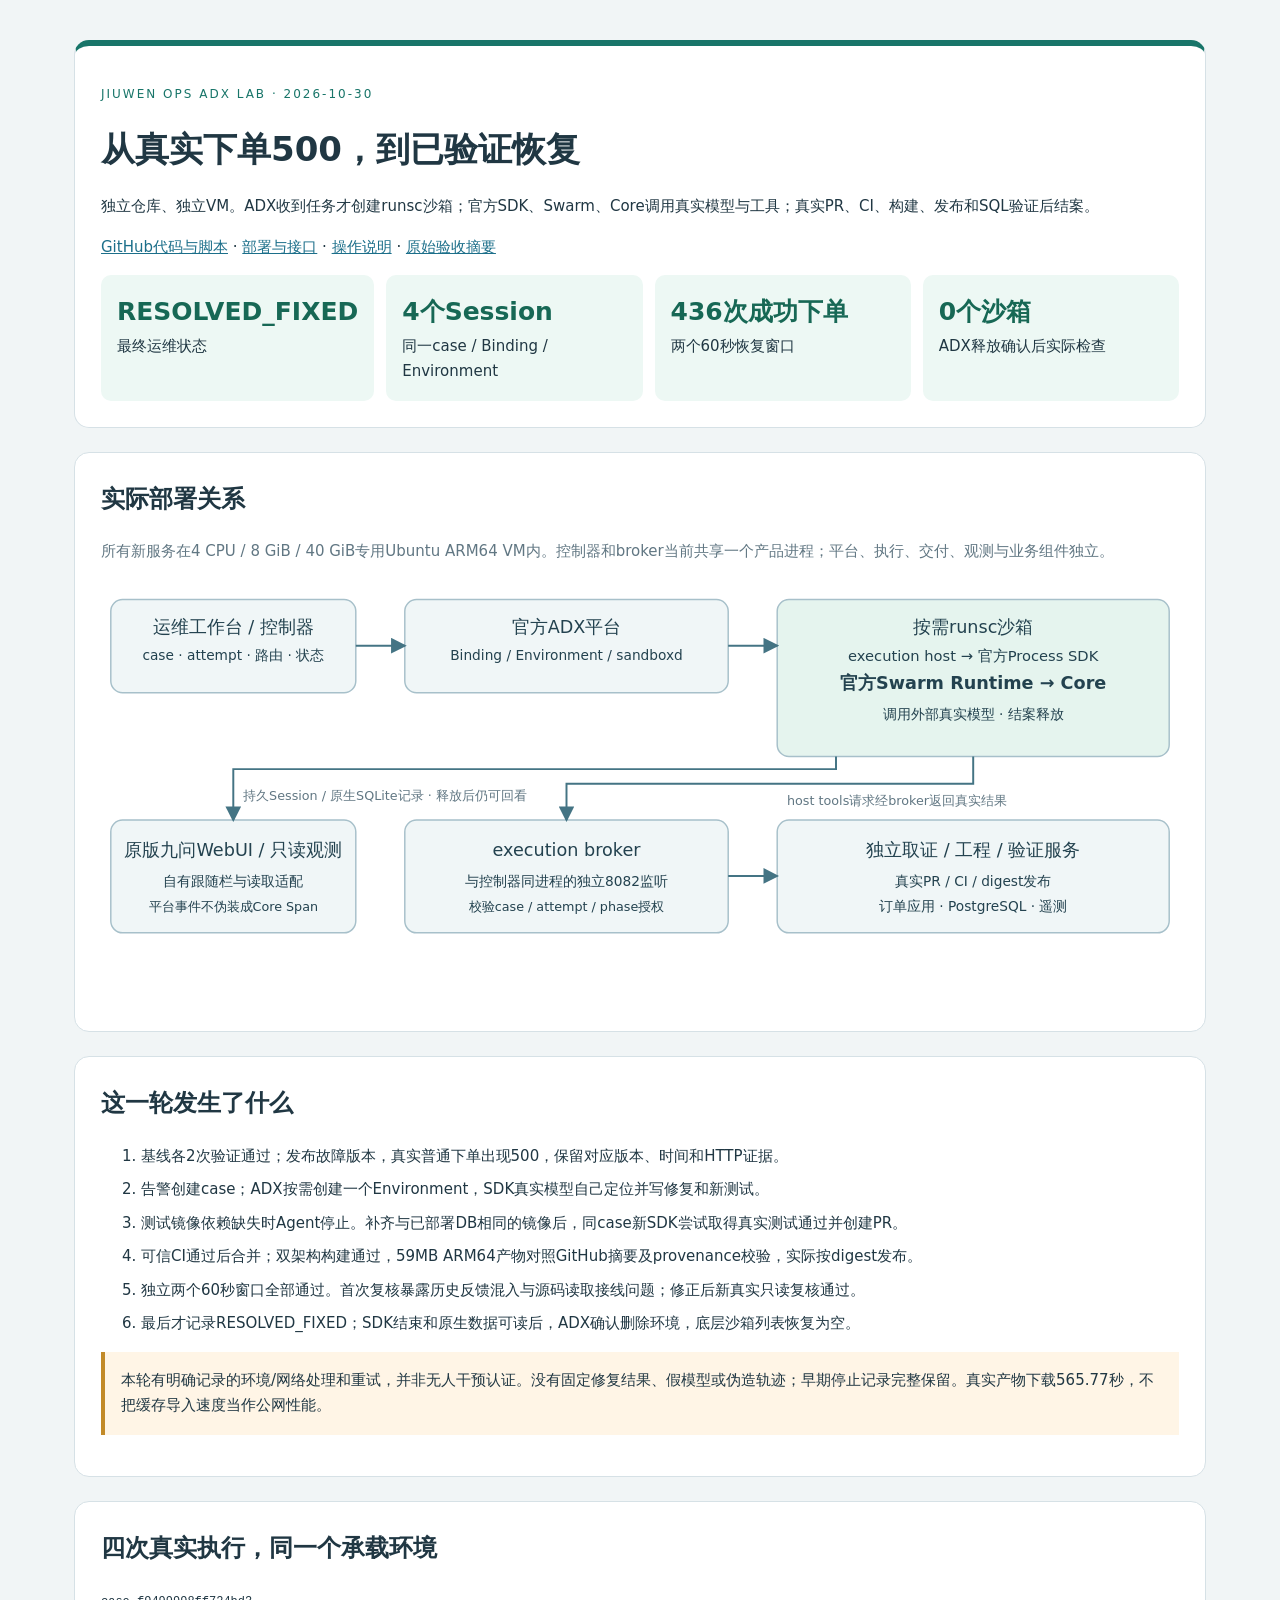
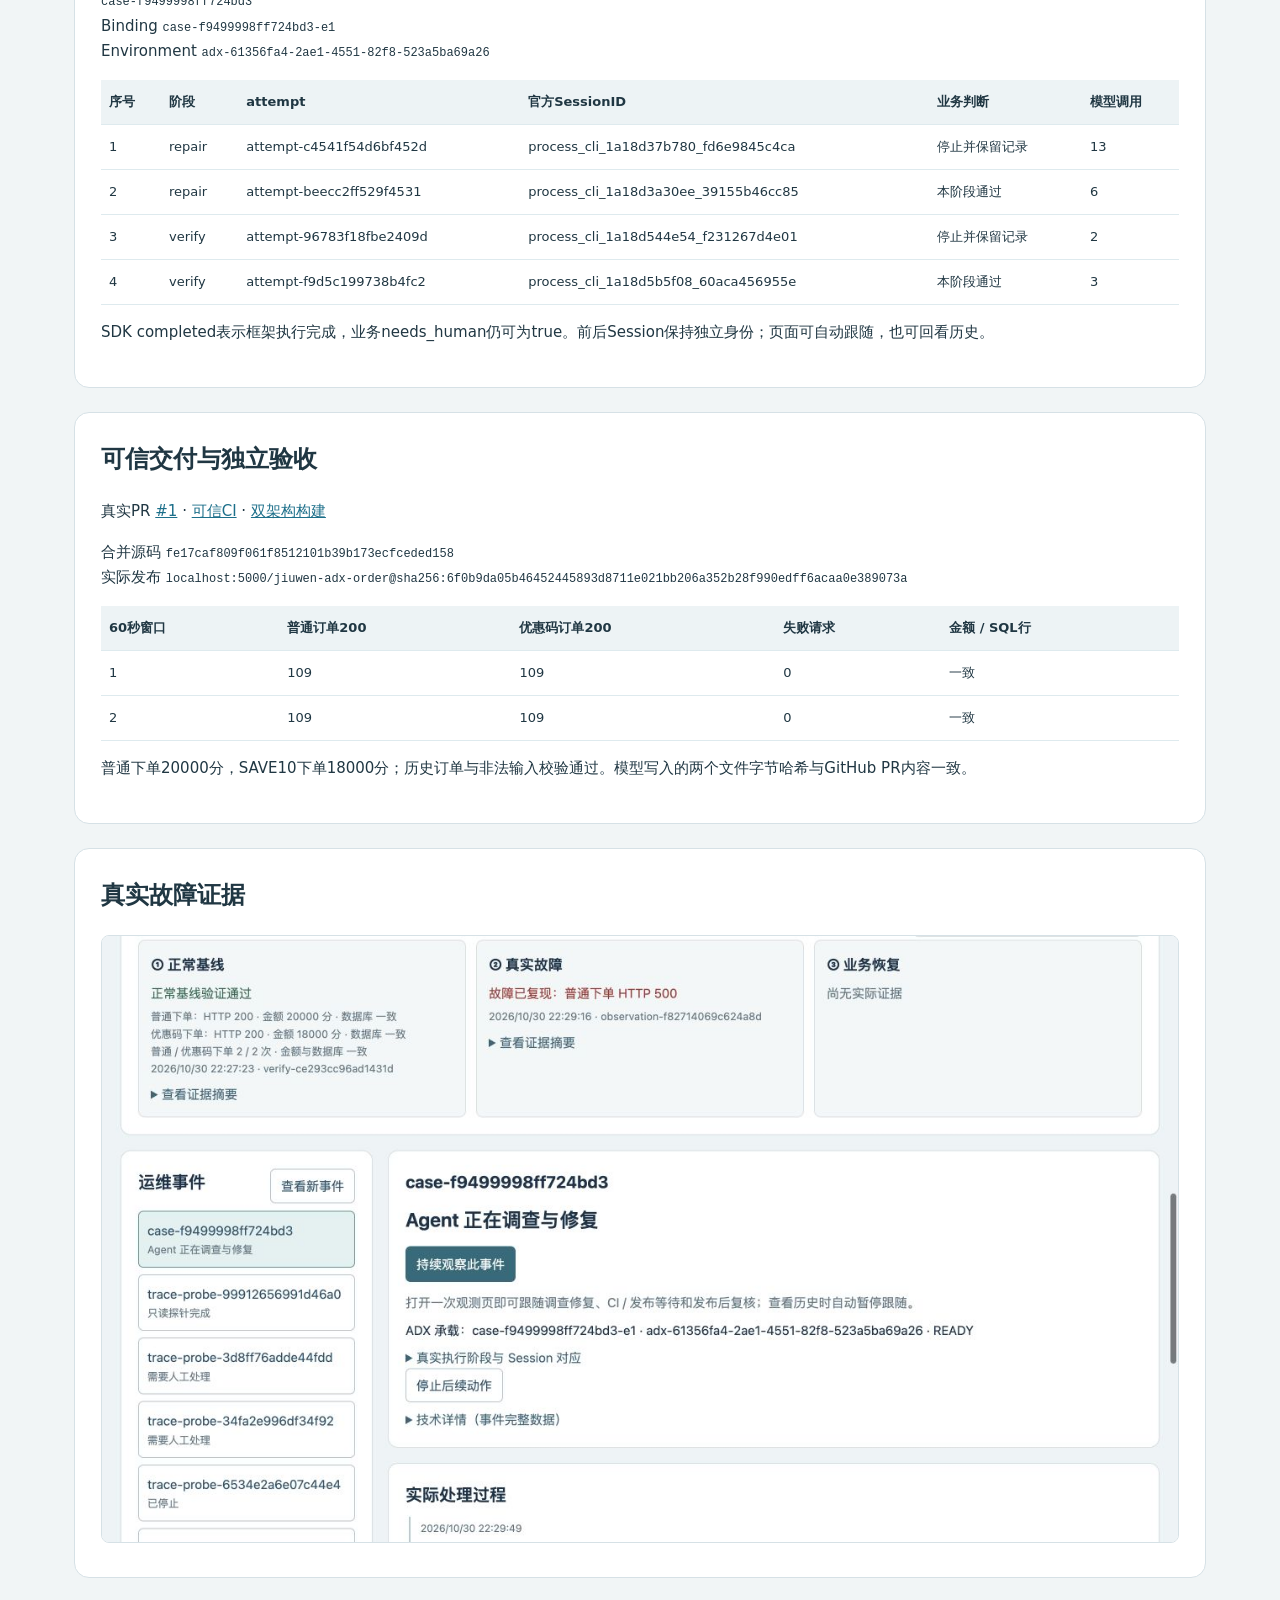
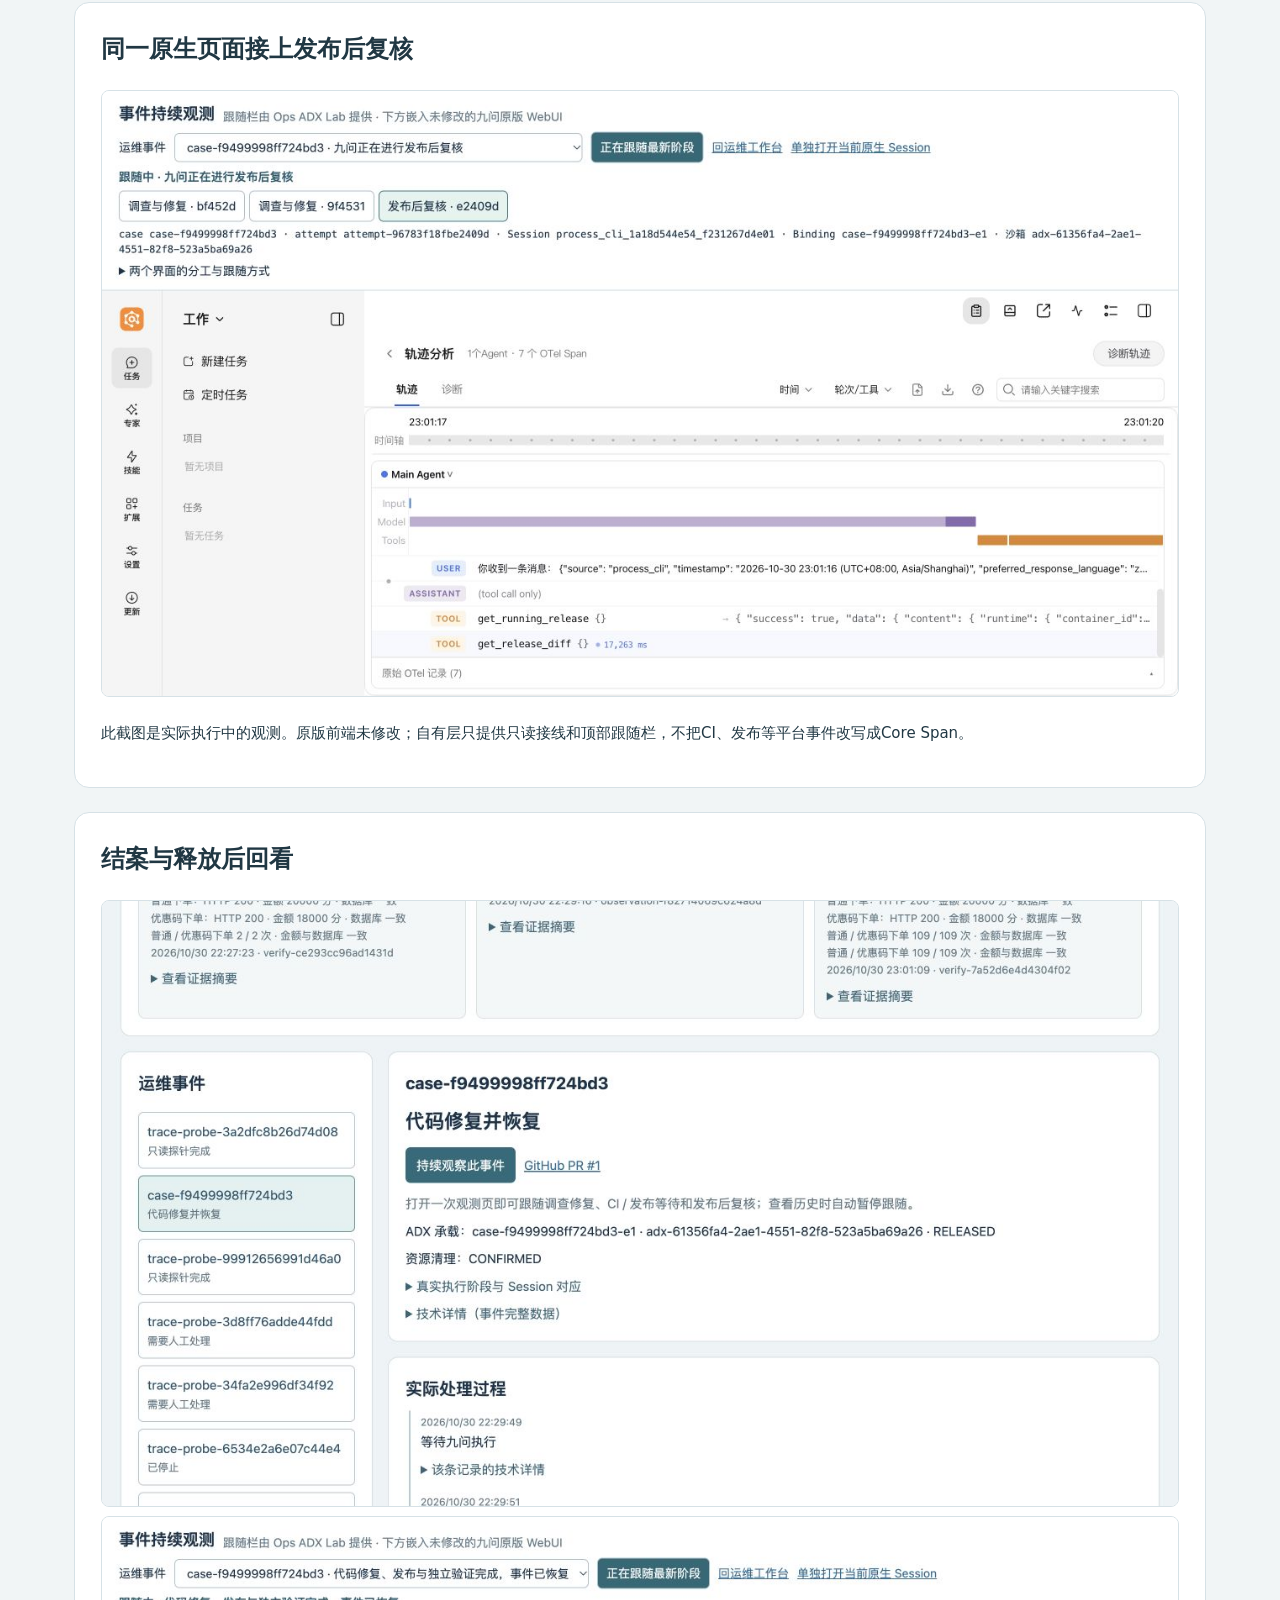
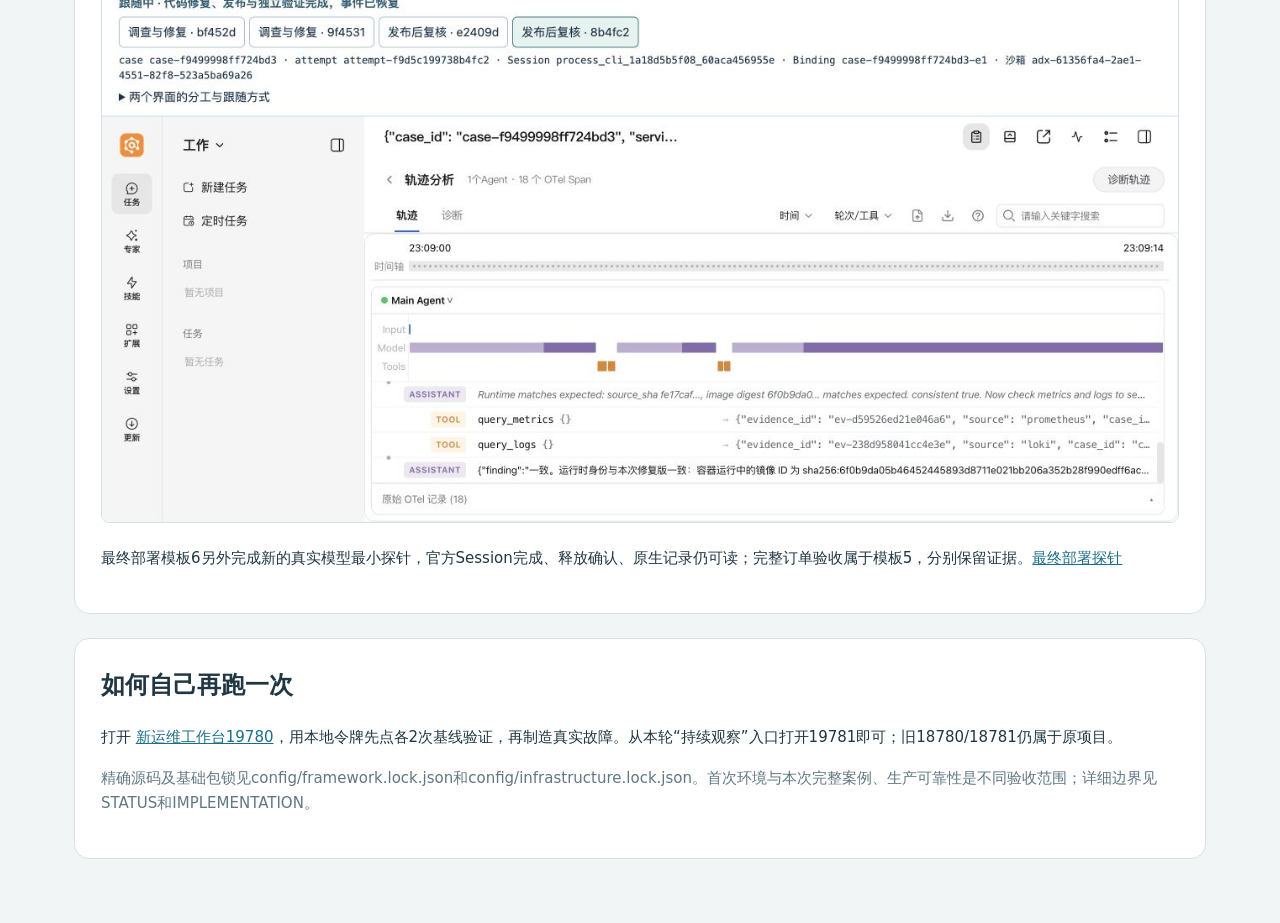
<file: docs/acceptance.html>
<!doctype html><html lang="zh-CN"><meta charset="utf-8"><meta name="viewport" content="width=device-width,initial-scale=1"><title>ADX按需运维Agent · 真实验收报告</title>
<style>*{box-sizing:border-box}body{margin:0;background:#f1f5f6;color:#203743;font:15px/1.7 system-ui,-apple-system,"PingFang SC",sans-serif}main{max-width:1180px;margin:auto;padding:40px 24px}h1{font-size:34px;line-height:1.3}h2{font-size:24px;margin-top:0}section,header{margin-bottom:24px;background:white;border:1px solid #d6e1e6;border-radius:15px;padding:26px}header{border-top:6px solid #187569}.eyebrow{font-size:12px;letter-spacing:2px;color:#187569}.muted{color:#617783}.metrics{display:grid;grid-template-columns:repeat(4,1fr);gap:12px}.metrics div{background:#edf8f4;padding:16px;border-radius:10px}.metrics strong{display:block;font-size:25px;color:#176855}table{border-collapse:collapse;width:100%;font-size:13px}th,td{text-align:left;padding:11px 8px;border-bottom:1px solid #deeaee;vertical-align:top;overflow-wrap:anywhere}th{background:#edf3f5}.scroll{overflow-x:auto}code{font:12px ui-monospace,monospace;overflow-wrap:anywhere}a{color:#1c6f8a}img{max-width:100%;border:1px solid #d6e1e6;border-radius:8px}.note{padding:16px;background:#fff5e6;border-left:4px solid #c28a28}svg{max-width:100%;height:auto}li{margin-bottom:8px}@media(max-width:750px){.metrics{grid-template-columns:repeat(2,1fr)}main{padding:16px}h1{font-size:27px}section,header{padding:18px}}</style><main>
<header><p class="eyebrow">JIUWEN OPS ADX LAB · 2026-10-30</p><h1>从真实下单500，到已验证恢复</h1><p>独立仓库、独立VM。ADX收到任务才创建runsc沙箱；官方SDK、Swarm、Core调用真实模型与工具；真实PR、CI、构建、发布和SQL验证后结案。</p><p><a href="https://github.com/lelezi257/jiuwen-ops-adx-lab">GitHub代码与脚本</a> · <a href="IMPLEMENTATION.md">部署与接口</a> · <a href="RUNBOOK.md">操作说明</a> · <a href="evidence/order-acceptance.json">原始验收摘要</a></p><div class="metrics"><div><strong>RESOLVED_FIXED</strong>最终运维状态</div><div><strong>4个Session</strong>同一case / Binding / Environment</div><div><strong>436次成功下单</strong>两个60秒恢复窗口</div><div><strong>0个沙箱</strong>ADX释放确认后实际检查</div></div></header>
<section><h2>实际部署关系</h2><p class="muted">所有新服务在4 CPU / 8 GiB / 40 GiB专用Ubuntu ARM64 VM内。控制器和broker当前共享一个产品进程；平台、执行、交付、观测与业务组件独立。</p>
<svg viewBox="0 0 1100 425" role="img" aria-label="实际部署架构：控制器调用ADX，ADX按需创建包含SDK Swarm Core的沙箱；工具经broker访问取证和交付；原生观测只读持久记录"><defs><marker id="arrow" markerWidth="8" markerHeight="8" refX="7" refY="4" orient="auto"><path d="M0,0 L8,4 L0,8" fill="#447484"/></marker></defs><g fill="#f0f6f7" stroke="#a7c0ca" stroke-width="1.5"><rect x="10" y="20" width="250" height="95" rx="12"/><rect x="310" y="20" width="330" height="95" rx="12"/><rect x="690" y="20" width="400" height="160" rx="12" fill="#e5f4ee"/><rect x="10" y="245" width="250" height="115" rx="12"/><rect x="310" y="245" width="330" height="115" rx="12"/><rect x="690" y="245" width="400" height="115" rx="12"/></g><g font-family="system-ui,sans-serif" fill="#23424f" text-anchor="middle"><text x="135" y="54" font-size="18">运维工作台 / 控制器</text><text x="135" y="82" font-size="14">case · attempt · 路由 · 状态</text><text x="475" y="54" font-size="18">官方ADX平台</text><text x="475" y="82" font-size="14">Binding / Environment / sandboxd</text><text x="890" y="54" font-size="18">按需runsc沙箱</text><text x="890" y="83" font-size="15">execution host → 官方Process SDK</text><text x="890" y="111" font-size="18" font-weight="700">官方Swarm Runtime → Core</text><text x="890" y="142" font-size="14">调用外部真实模型 · 结案释放</text><text x="135" y="282" font-size="18">原版九问WebUI / 只读观测</text><text x="135" y="312" font-size="14">自有跟随栏与读取适配</text><text x="135" y="338" font-size="13">平台事件不伪装成Core Span</text><text x="475" y="282" font-size="18">execution broker</text><text x="475" y="312" font-size="14">与控制器同进程的独立8082监听</text><text x="475" y="338" font-size="13">校验case / attempt / phase授权</text><text x="890" y="282" font-size="18">独立取证 / 工程 / 验证服务</text><text x="890" y="312" font-size="14">真实PR / CI / digest发布</text><text x="890" y="338" font-size="14">订单应用 · PostgreSQL · 遥测</text></g><g fill="none" stroke="#447484" stroke-width="2" marker-end="url(#arrow)"><path d="M260 67H310"/><path d="M640 67H690"/><path d="M890 180V208H475V245"/><path d="M640 302H690"/><path d="M750 180V193H135V245"/></g><text x="145" y="224" fill="#617783" font-size="13">持久Session / 原生SQLite记录 · 释放后仍可回看</text><text x="700" y="230" fill="#617783" font-size="13">host tools请求经broker返回真实结果</text></svg></section>
<section><h2>这一轮发生了什么</h2><ol><li>基线各2次验证通过；发布故障版本，真实普通下单出现500，保留对应版本、时间和HTTP证据。</li><li>告警创建case；ADX按需创建一个Environment，SDK真实模型自己定位并写修复和新测试。</li><li>测试镜像依赖缺失时Agent停止。补齐与已部署DB相同的镜像后，同case新SDK尝试取得真实测试通过并创建PR。</li><li>可信CI通过后合并；双架构构建通过，59MB ARM64产物对照GitHub摘要及provenance校验，实际按digest发布。</li><li>独立两个60秒窗口全部通过。首次复核暴露历史反馈混入与源码读取接线问题；修正后新真实只读复核通过。</li><li>最后才记录RESOLVED_FIXED；SDK结束和原生数据可读后，ADX确认删除环境，底层沙箱列表恢复为空。</li></ol><p class="note">本轮有明确记录的环境/网络处理和重试，并非无人干预认证。没有固定修复结果、假模型或伪造轨迹；早期停止记录完整保留。真实产物下载565.77秒，不把缓存导入速度当作公网性能。</p></section>
<section><h2>四次真实执行，同一个承载环境</h2><p><code>case-f9499998ff724bd3</code><br>Binding <code>case-f9499998ff724bd3-e1</code><br>Environment <code>adx-61356fa4-2ae1-4551-82f8-523a5ba69a26</code></p><div class="scroll"><table><thead><tr><th>序号</th><th>阶段</th><th>attempt</th><th>官方SessionID</th><th>业务判断</th><th>模型调用</th></tr></thead><tbody><tr><td>1</td><td>repair</td><td>attempt-c4541f54d6bf452d</td><td>process_cli_1a18d37b780_fd6e9845c4ca</td><td>停止并保留记录</td><td>13</td></tr><tr><td>2</td><td>repair</td><td>attempt-beecc2ff529f4531</td><td>process_cli_1a18d3a30ee_39155b46cc85</td><td>本阶段通过</td><td>6</td></tr><tr><td>3</td><td>verify</td><td>attempt-96783f18fbe2409d</td><td>process_cli_1a18d544e54_f231267d4e01</td><td>停止并保留记录</td><td>2</td></tr><tr><td>4</td><td>verify</td><td>attempt-f9d5c199738b4fc2</td><td>process_cli_1a18d5b5f08_60aca456955e</td><td>本阶段通过</td><td>3</td></tr></tbody></table></div><p>SDK completed表示框架执行完成，业务needs_human仍可为true。前后Session保持独立身份；页面可自动跟随，也可回看历史。</p></section>
<section><h2>可信交付与独立验收</h2><p>真实PR <a href="https://github.com/lelezi257/jiuwen-ops-adx-lab/pull/1">#1</a> · <a href="https://github.com/lelezi257/jiuwen-ops-adx-lab/actions/runs/41072564084">可信CI</a> · <a href="https://github.com/lelezi257/jiuwen-ops-adx-lab/actions/runs/41073187806">双架构构建</a></p><p>合并源码 <code>fe17caf809f061f8512101b39b173ecfceded158</code><br>实际发布 <code>localhost:5000/jiuwen-adx-order@sha256:6f0b9da05b46452445893d8711e021bb206a352b28f990edff6acaa0e389073a</code></p><div class="scroll"><table><thead><tr><th>60秒窗口</th><th>普通订单200</th><th>优惠码订单200</th><th>失败请求</th><th>金额 / SQL行</th></tr></thead><tbody><tr><td>1</td><td>109</td><td>109</td><td>0</td><td>一致</td></tr><tr><td>2</td><td>109</td><td>109</td><td>0</td><td>一致</td></tr></tbody></table></div><p>普通下单20000分，SAVE10下单18000分；历史订单与非法输入校验通过。模型写入的两个文件字节哈希与GitHub PR内容一致。</p></section>
<section><h2>真实故障证据</h2><img src="evidence/order-real-fault.jpg" alt="实际500和故障复现状态截图"></section>
<section><h2>同一原生页面接上发布后复核</h2><img src="evidence/order-native-verify-live.jpg" alt="真实原版WebUI与SDK Session身份"><p>此截图是实际执行中的观测。原版前端未修改；自有层只提供只读接线和顶部跟随栏，不把CI、发布等平台事件改写成Core Span。</p></section>
<section><h2>结案与释放后回看</h2><img src="evidence/order-resolved-released.jpg" alt="真实订单RESOLVED_FIXED和资源释放CONFIRMED"><img src="evidence/order-native-after-release.jpg" alt="沙箱释放后四个真实Session仍可回看"><p>最终部署模板6另外完成新的真实模型最小探针，官方Session完成、释放确认、原生记录仍可读；完整订单验收属于模板5，分别保留证据。<a href="evidence/final-deployment-minimal.json">最终部署探针</a></p></section>
<section><h2>如何自己再跑一次</h2><p>打开 <a href="http://127.0.0.1:19780/">新运维工作台19780</a>，用本地令牌先点各2次基线验证，再制造真实故障。从本轮“持续观察”入口打开19781即可；旧18780/18781仍属于原项目。</p><p class="muted">精确源码及基础包锁见config/framework.lock.json和config/infrastructure.lock.json。首次环境与本次完整案例、生产可靠性是不同验收范围；详细边界见STATUS和IMPLEMENTATION。</p></section></main></html>
</file>
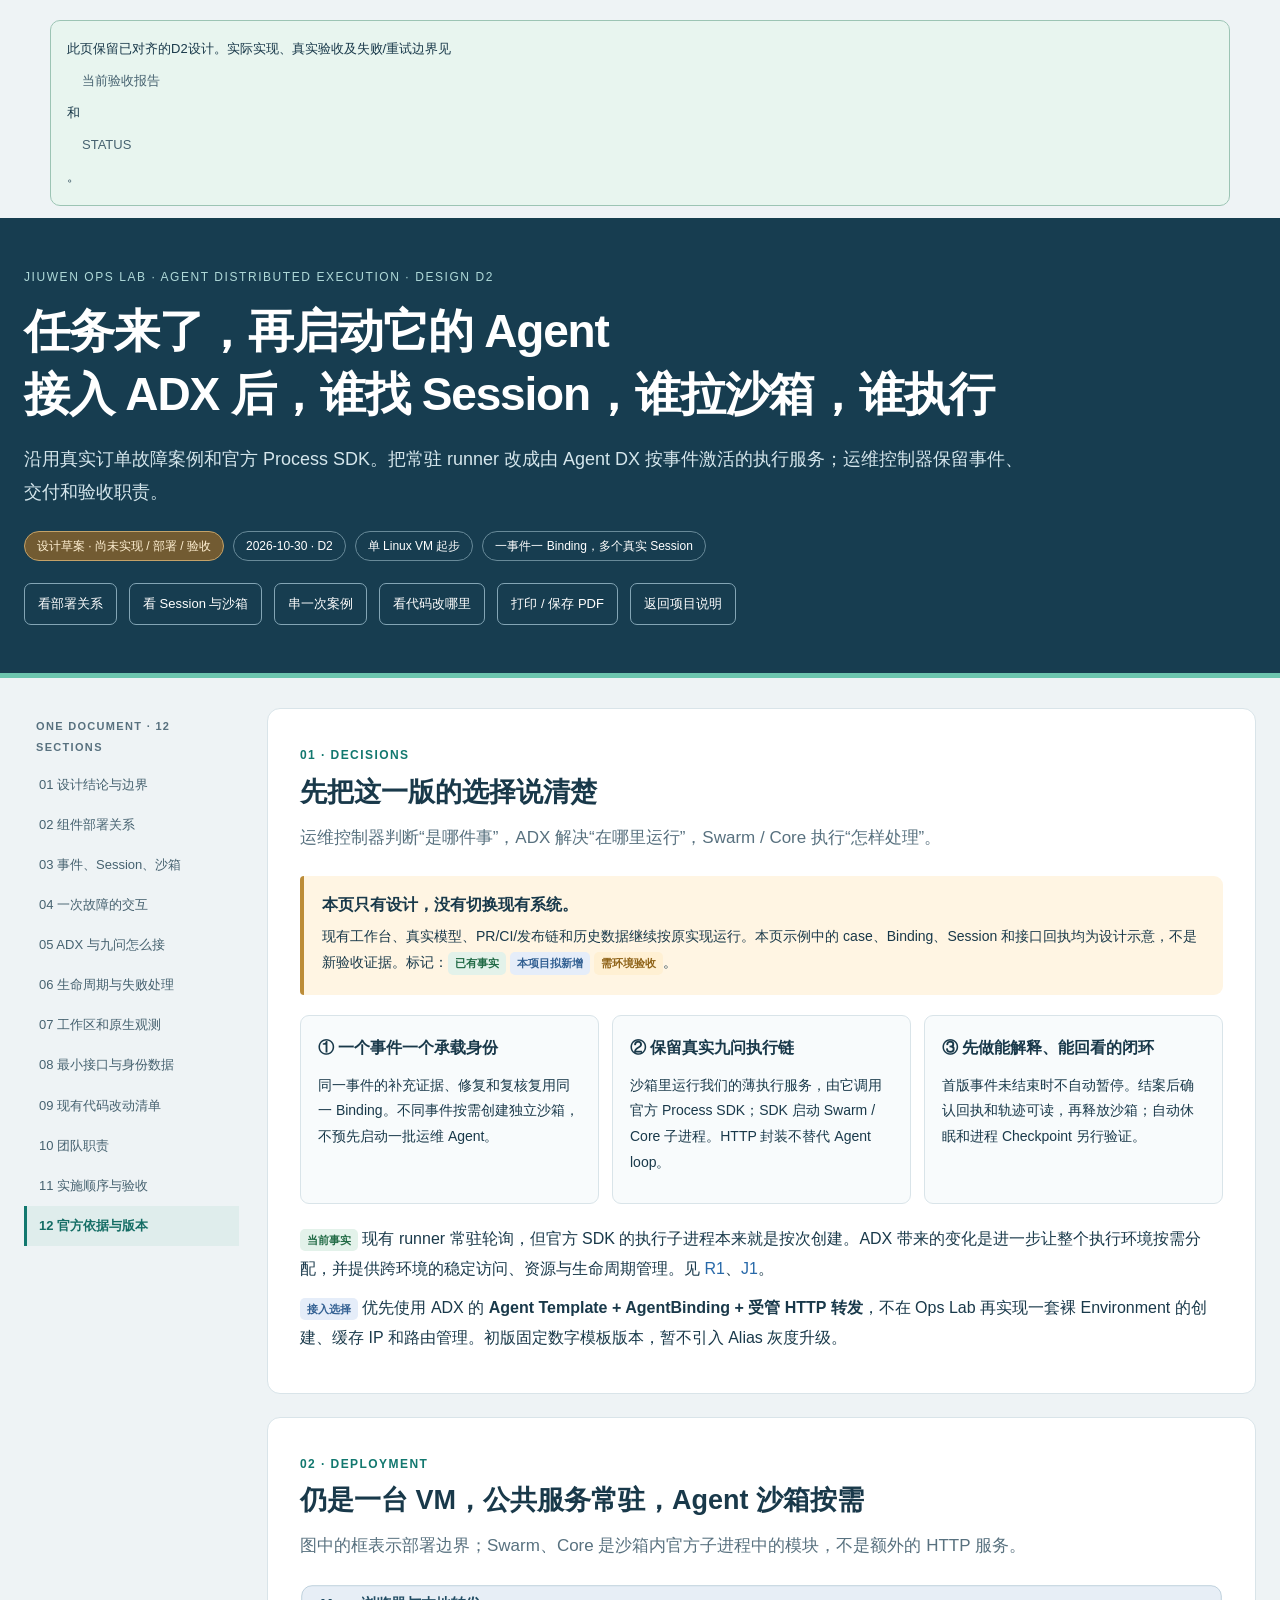
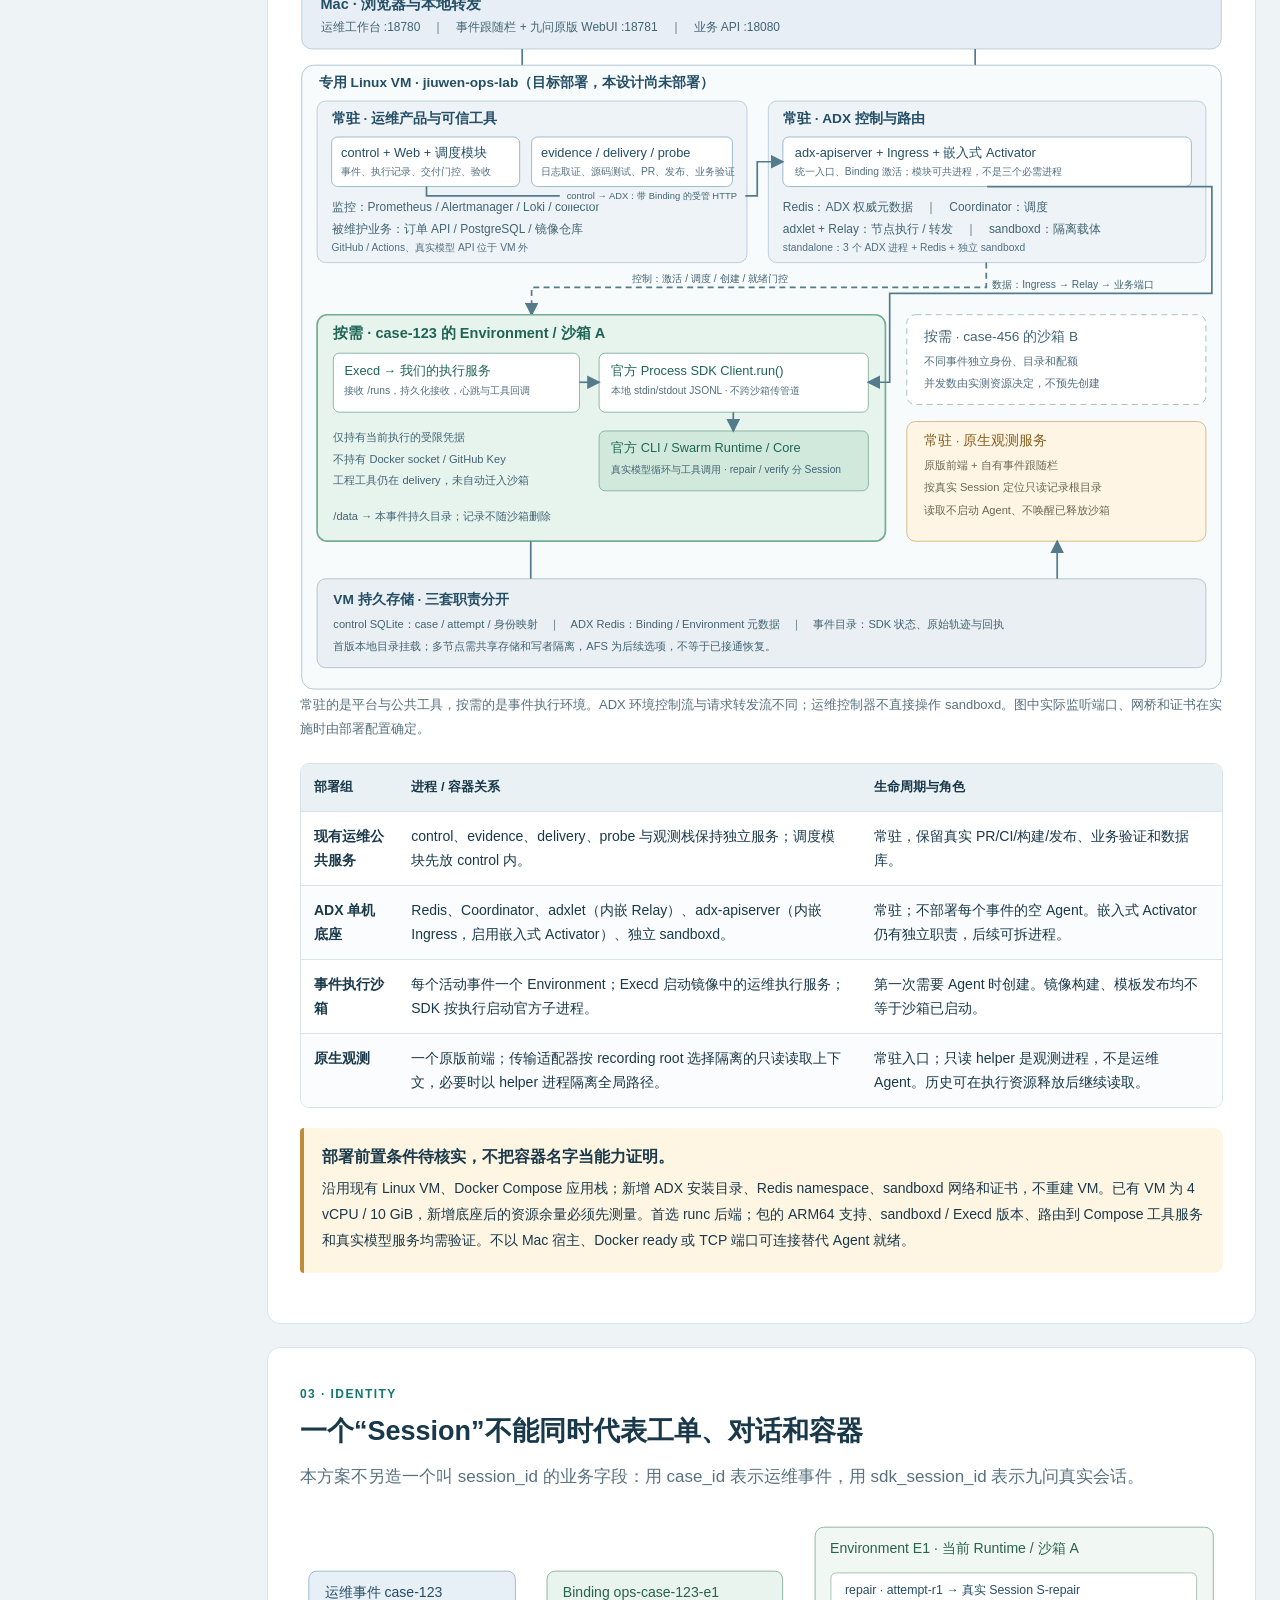
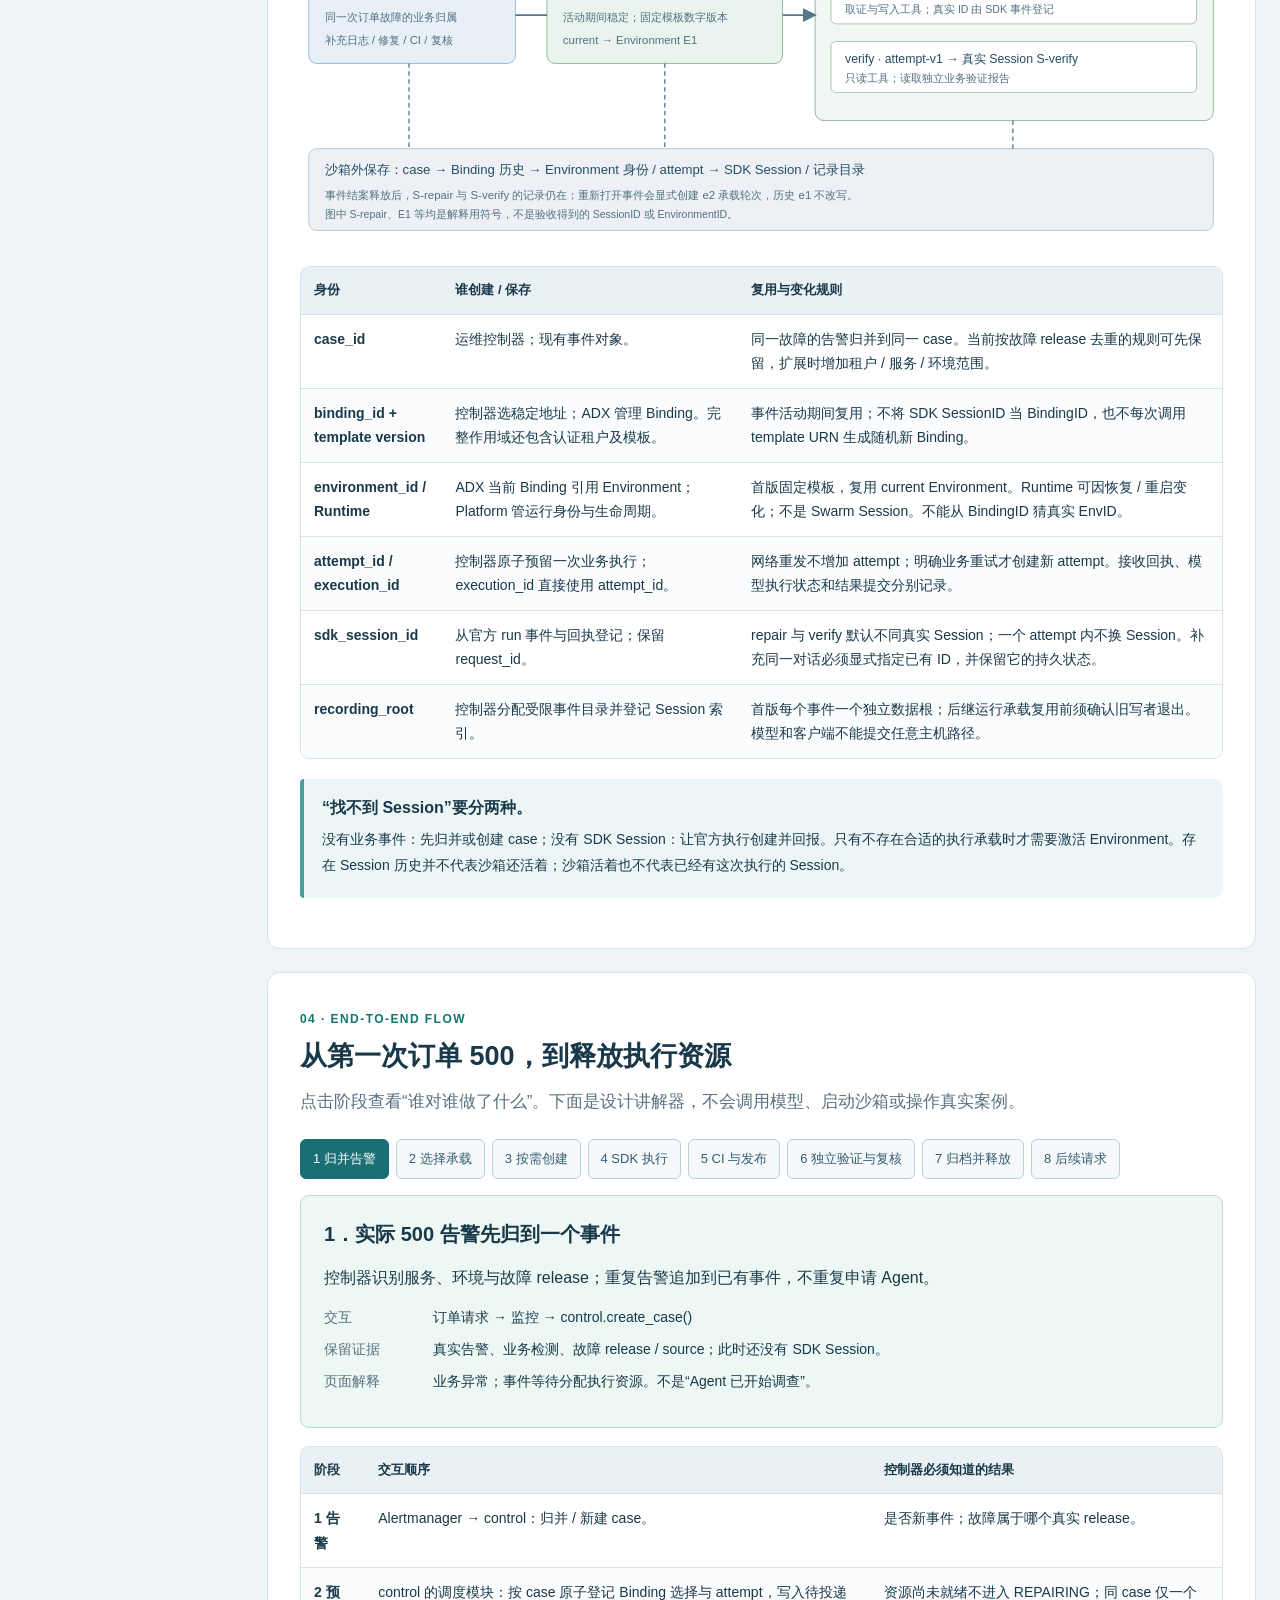
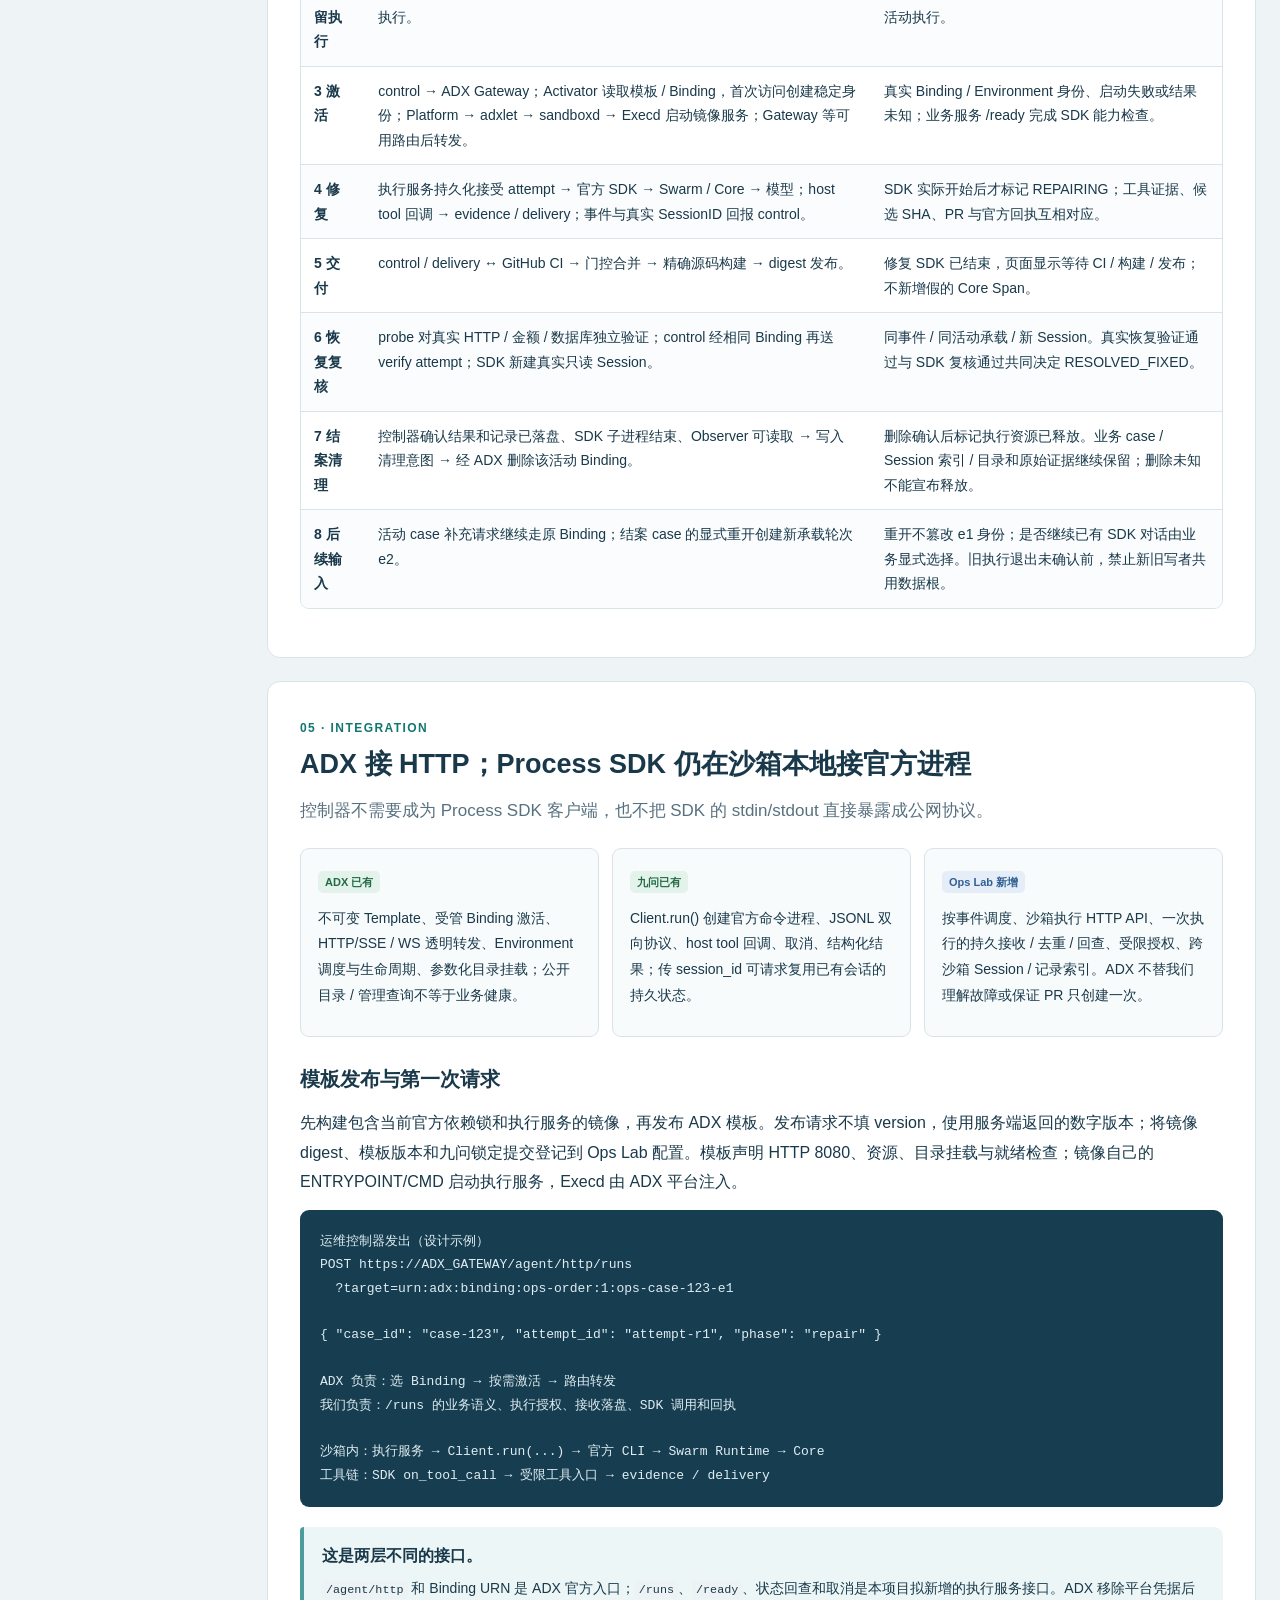
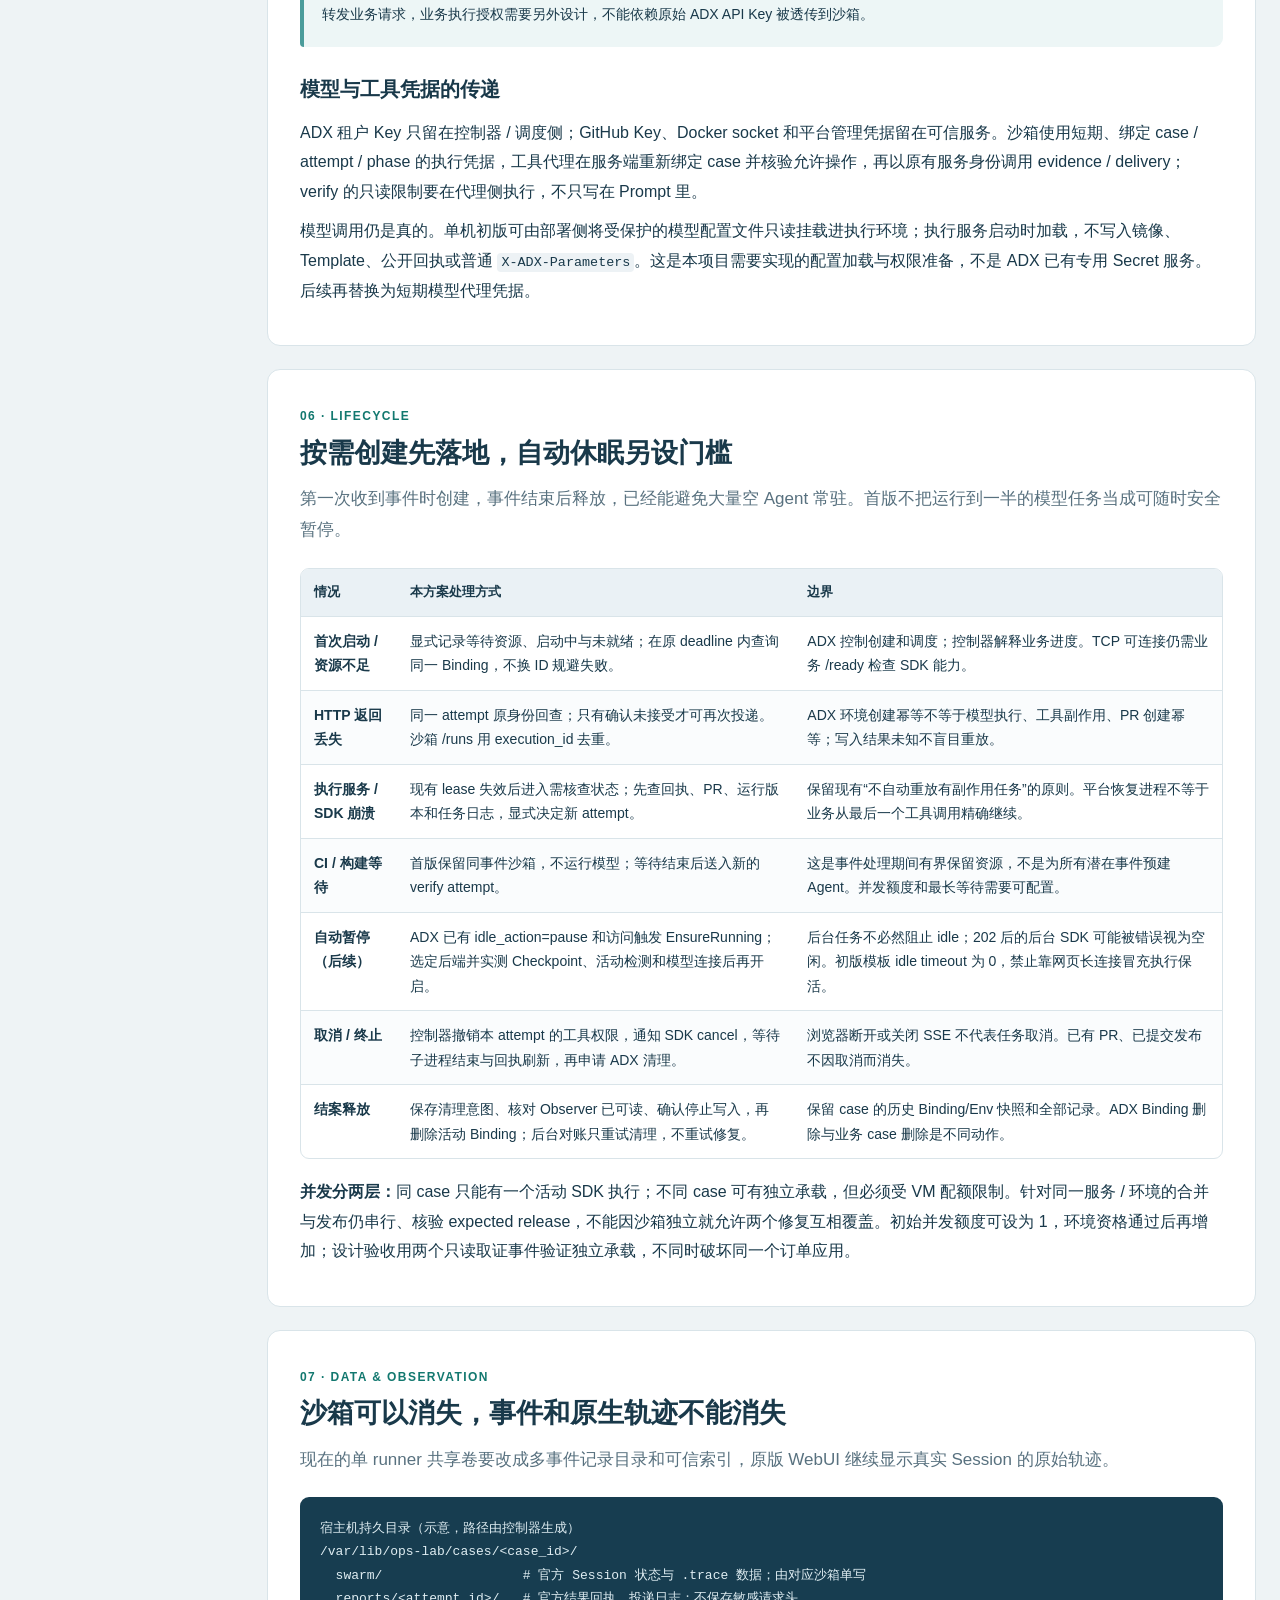
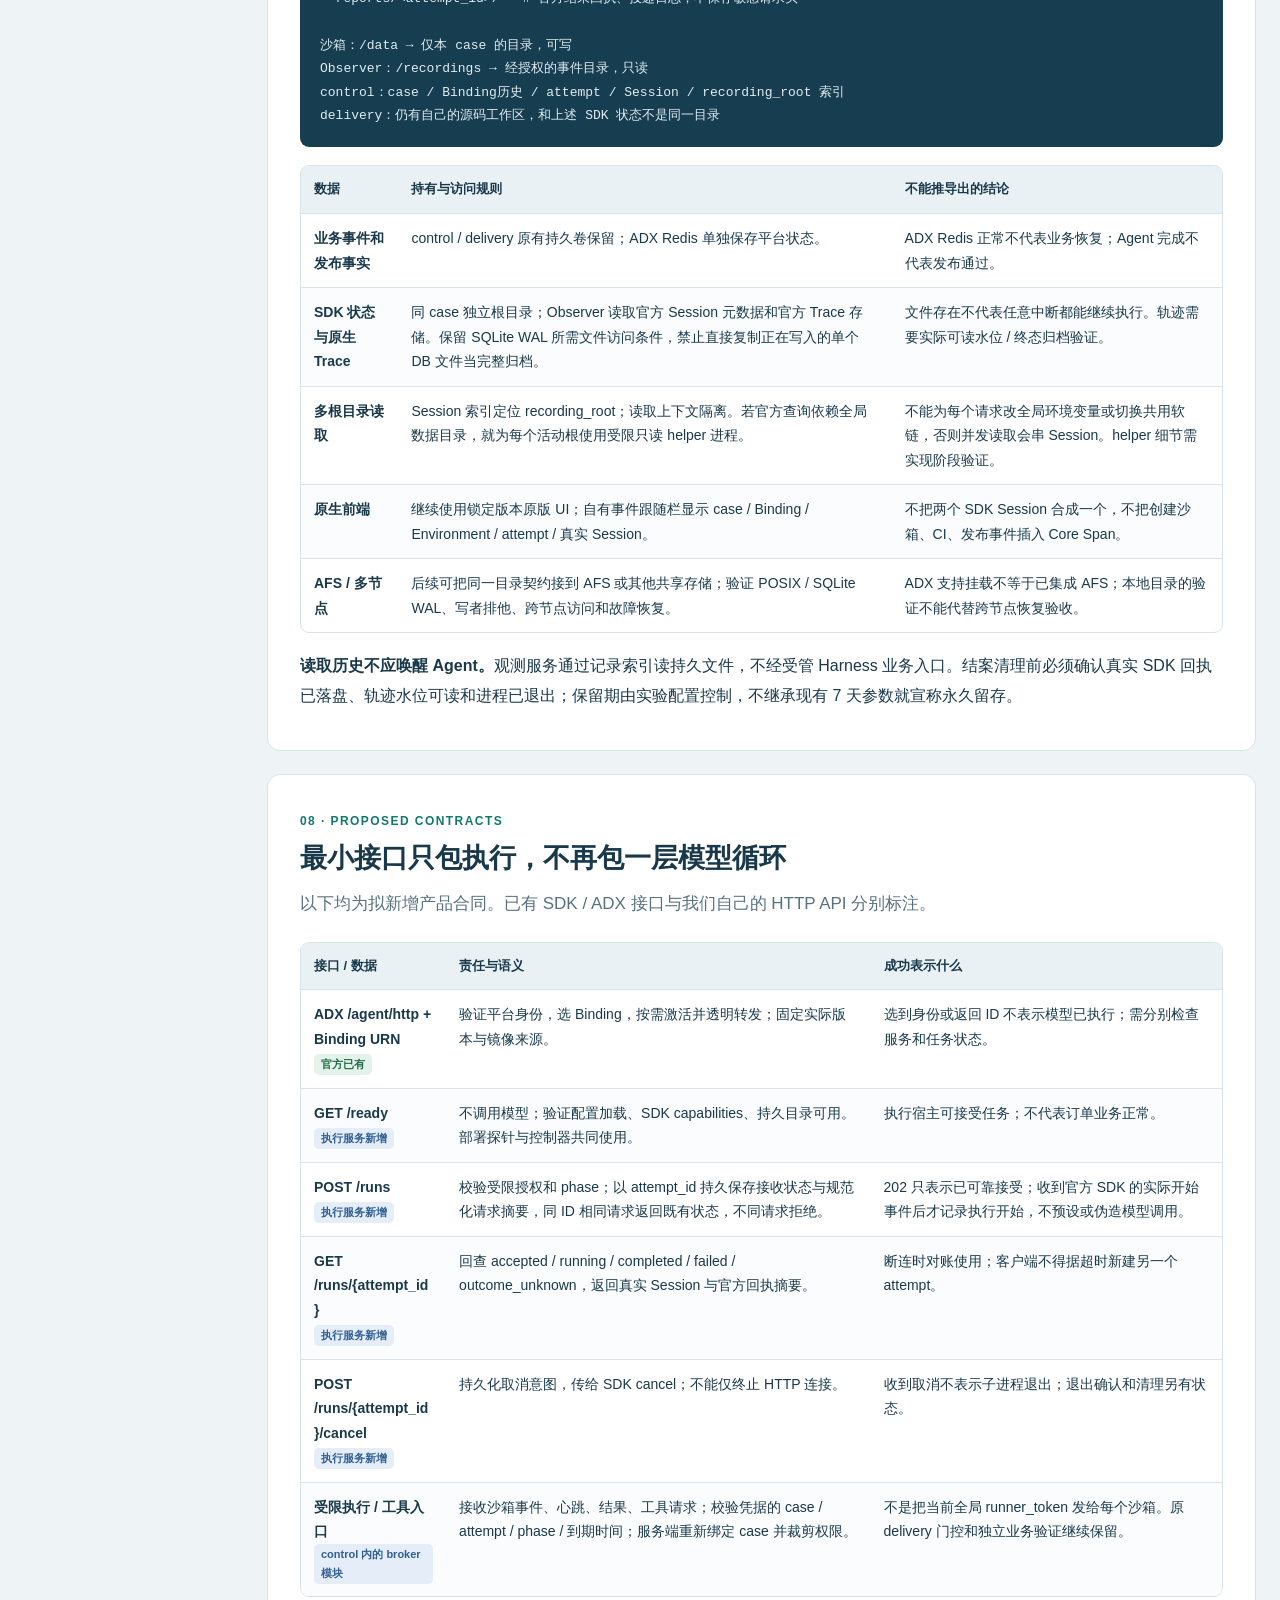
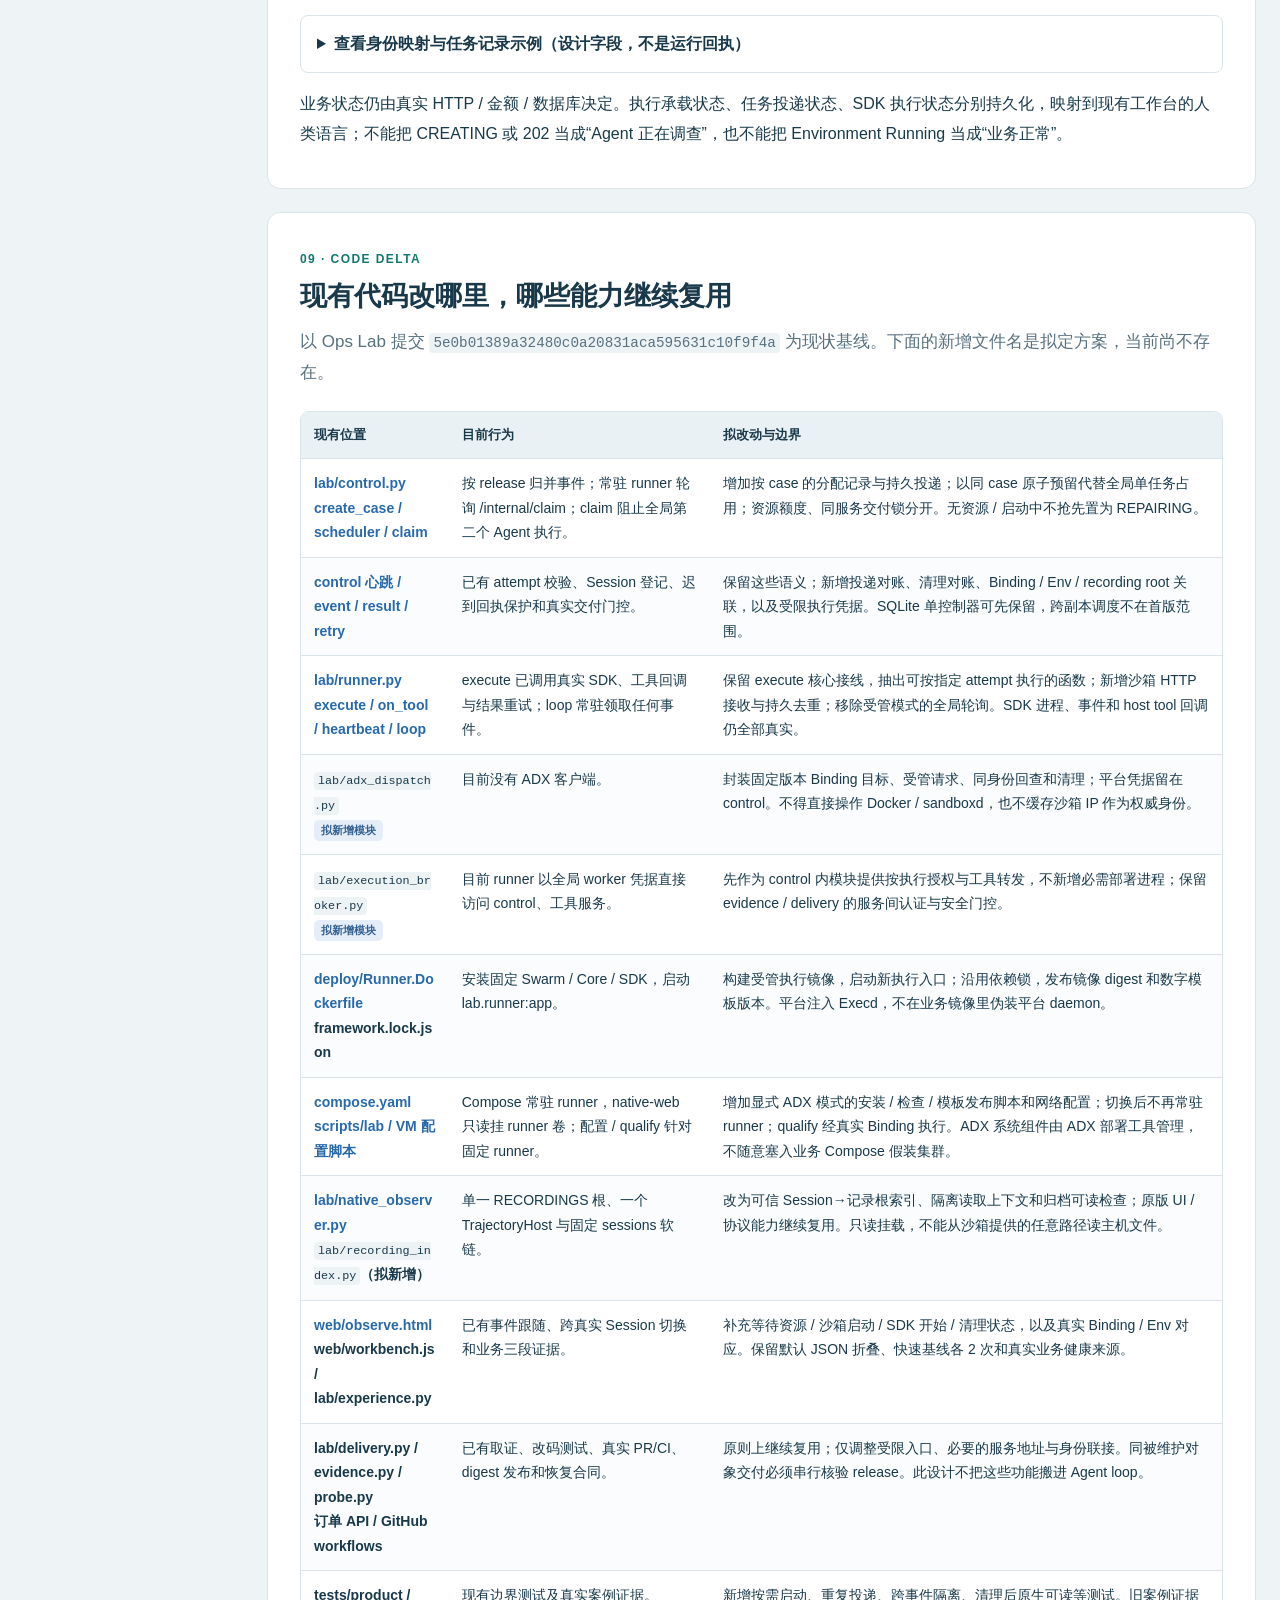
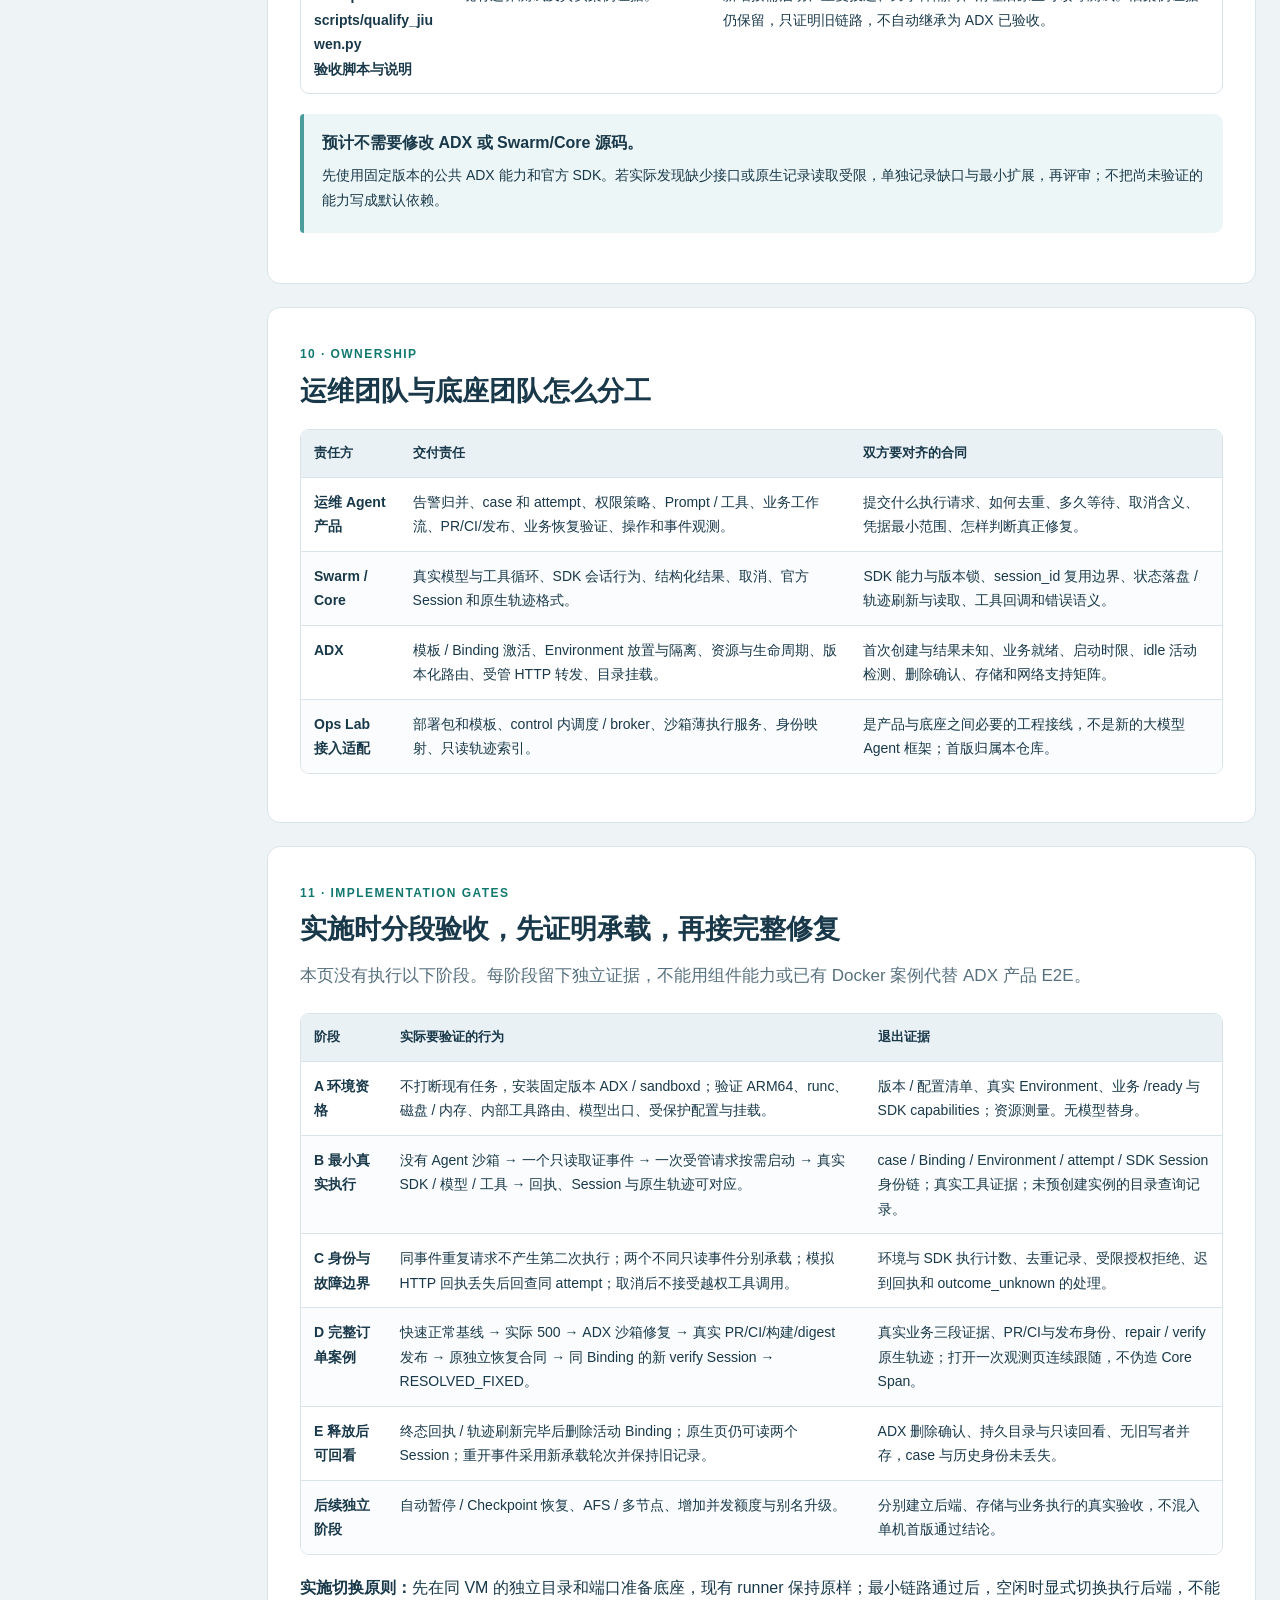
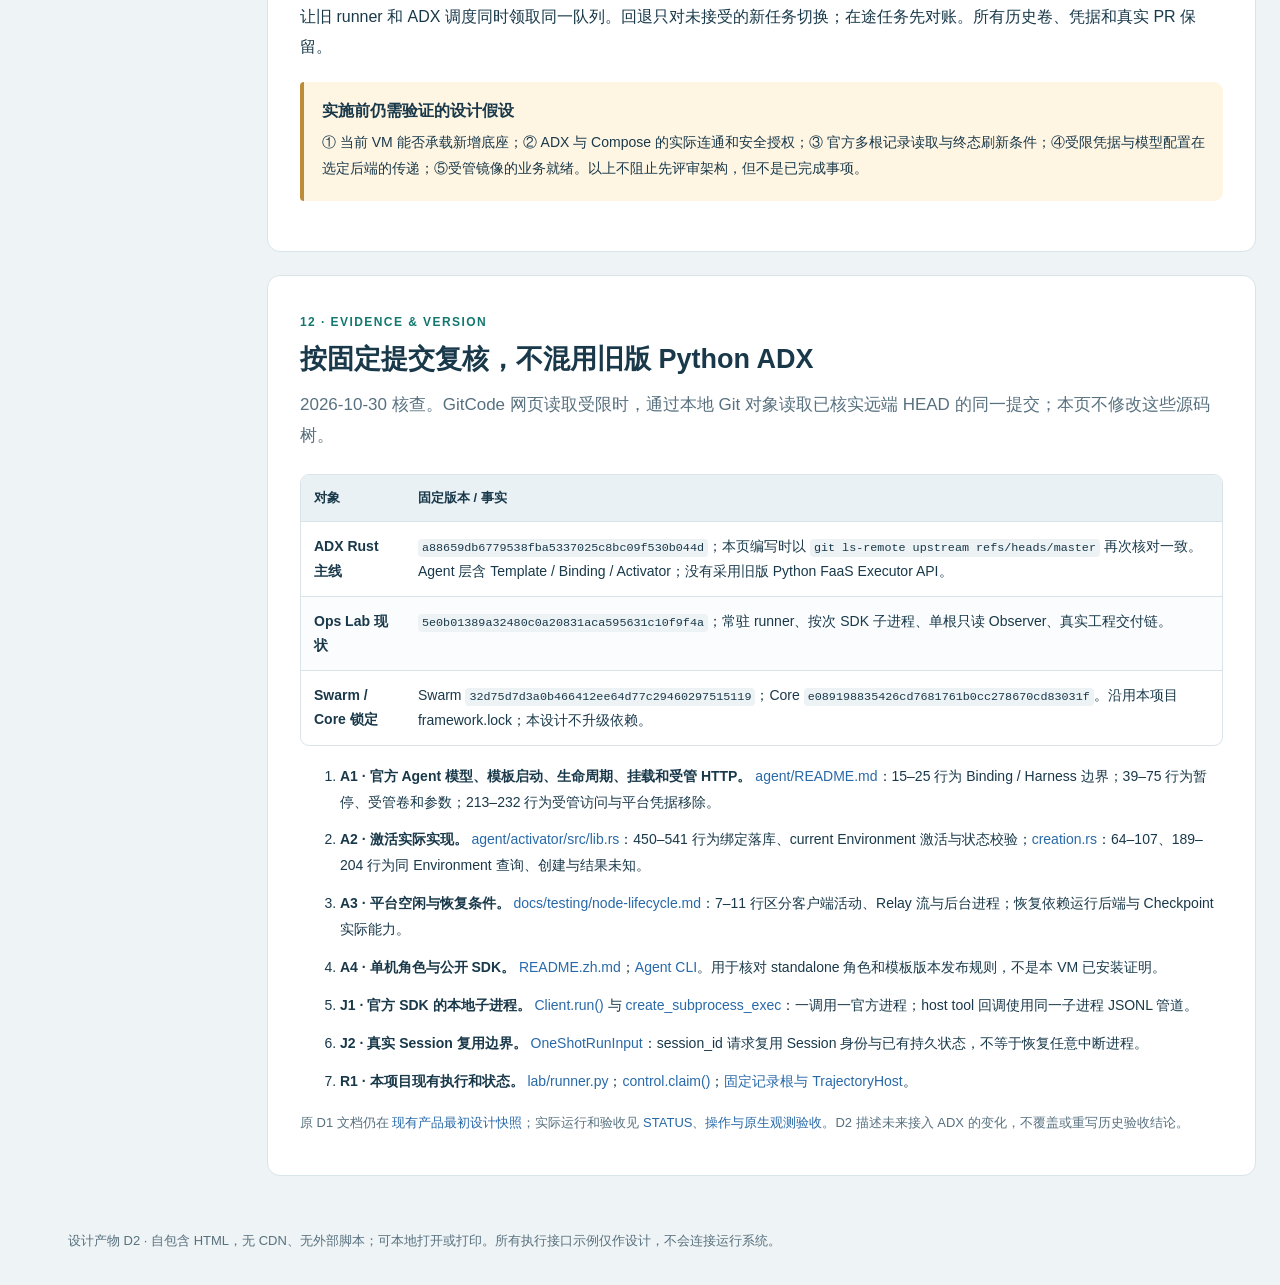
<file: docs/design.html>
<!doctype html>
<html lang="zh-CN">
<head>
<meta charset="utf-8">
<meta name="viewport" content="width=device-width,initial-scale=1">
<meta name="description" content="Jiuwen Ops Lab 接入 Agent DX 的设计草案：按事件激活沙箱、保留官方 Process SDK、真实 Session 与轨迹、部署关系、交互和代码改动。尚未实现。">
<title>运维 Agent × ADX｜按需执行设计 D2</title>
<style>
:root{--bg:#eef3f5;--paper:#fff;--ink:#19394a;--muted:#58717f;--line:#d9e4e9;--teal:#12786f;--blue:#2869a9;--amber:#a76c14;--soft:#eaf5f2}*{box-sizing:border-box}html{scroll-behavior:smooth;scroll-padding-top:24px}body{margin:0;background:var(--bg);color:var(--ink);font:16px/1.85 -apple-system,BlinkMacSystemFont,"PingFang SC","Microsoft YaHei",sans-serif}a{color:var(--blue);text-decoration:none}a:hover{text-decoration:underline}header{background:#173d50;color:white;padding:48px max(24px,calc((100vw - 1390px)/2));border-bottom:5px solid #6cc5ae}header h1{font-size:clamp(29px,4vw,46px);line-height:1.35;margin:12px 0 18px;letter-spacing:-.025em}header p{max-width:1000px;color:#d5e6ec;font-size:18px}.eyebrow{font-size:12px;letter-spacing:.13em;color:#afd9d8}.pills{display:flex;flex-wrap:wrap;gap:9px;margin:22px 0}.pill{font-size:12px;border:1px solid #688a99;border-radius:30px;padding:3px 12px}.pill.draft{background:#725b32;border-color:#c4a268;color:#fff0d2}.header-actions{display:flex;gap:12px;flex-wrap:wrap}.header-actions a,.header-actions button{background:transparent;color:#fff;border:1px solid #83a5b5;border-radius:7px;padding:8px 13px;font:inherit;font-size:13px;cursor:pointer}.layout{display:grid;grid-template-columns:215px minmax(0,1fr);gap:28px;max-width:1490px;margin:0 auto;padding:30px 24px}aside{position:sticky;top:20px;align-self:start;max-height:calc(100vh - 40px);overflow:auto;font-size:13px}aside strong{display:block;font-size:11px;letter-spacing:.12em;color:var(--muted);margin:8px 12px}aside a{display:block;padding:8px 12px;color:#466270;border-left:3px solid transparent}aside a.active{border-color:var(--teal);background:#dfedec;color:#146d65;font-weight:650}main{min-width:0}section{background:var(--paper);border:1px solid var(--line);border-radius:13px;margin-bottom:23px;padding:30px 32px;overflow:hidden}h2{font-size:27px;line-height:1.45;margin:4px 0 10px}h3{font-size:20px;margin:24px 0 10px}h4{margin:0 0 7px;font-size:16px}p{margin:10px 0}.no{font-size:12px;color:var(--teal);font-weight:700;letter-spacing:.12em}.lead{color:var(--muted);margin:0 0 22px;font-size:17px}.note{background:#edf6f6;border-left:4px solid #4b9c9b;border-radius:4px 9px 9px 4px;padding:14px 18px;margin:20px 0}.note.warm{background:#fff5e3;border-color:#bc8c38}.note p{margin:5px 0;font-size:14px}.cards{display:grid;grid-template-columns:repeat(3,minmax(0,1fr));gap:13px;margin:20px 0}.card{border:1px solid var(--line);border-radius:9px;padding:17px;background:#f8fbfc}.card p{font-size:14px}.fact,.proposal,.pending{display:inline-block;padding:1px 7px;border-radius:5px;font-size:11px;font-weight:650;vertical-align:middle}.fact{background:#e3f2ea;color:#226b46}.proposal{background:#e5edf9;color:#315f91}.pending{background:#fff0d3;color:#8f6319}.table{overflow:auto;border:1px solid var(--line);border-radius:9px;margin:18px 0}table{width:100%;border-collapse:collapse;font-size:14px;line-height:1.75}th,td{text-align:left;vertical-align:top;padding:12px 13px;border-bottom:1px solid var(--line);overflow-wrap:anywhere}th{background:#eaf1f5;font-size:13px}td:first-child{font-weight:600}tbody tr:last-child td{border-bottom:0}tbody tr:nth-child(even){background:#fafcfd}code{font: .84em/1.8 ui-monospace,SFMono-Regular,Menlo,monospace;background:#edf2f5;border-radius:4px;padding:2px 4px;overflow-wrap:anywhere}pre{font:13px/1.8 ui-monospace,SFMono-Regular,Menlo,monospace;white-space:pre;overflow:auto;background:#173d50;color:#dfedf2;padding:20px;border-radius:9px}pre code{background:none;font:inherit;padding:0;color:inherit}figure{margin:22px 0}figure svg{width:100%;height:auto;display:block}figcaption,.small{font-size:13px;color:var(--muted)}.diagram{overflow:auto}.diagram svg{min-width:780px}.steps{display:flex;flex-wrap:wrap;gap:7px;margin:16px 0}.steps button{border:1px solid #bacfd6;background:#f5f9fb;color:#345c70;font:inherit;font-size:13px;padding:7px 12px;border-radius:6px;cursor:pointer}.steps button[aria-pressed=true]{background:#196f73;color:#fff;border-color:#196f73}.stage{border:1px solid #bedbd6;background:#edf7f3;border-radius:9px;padding:20px 23px;min-height:210px}.stage h3{margin:0 0 8px}.stage dl{display:grid;grid-template-columns:95px 1fr;gap:6px 14px;font-size:14px;margin:12px 0}.stage dt{color:var(--muted)}.stage dd{margin:0;overflow-wrap:anywhere}.section-links{display:flex;flex-wrap:wrap;gap:12px;font-size:13px}.rules li{margin:8px 0}details{border:1px solid var(--line);border-radius:8px;padding:13px 16px;margin:16px 0}summary{font-weight:600;cursor:pointer}details pre{max-height:380px;overflow:auto}.source-list li{margin:12px 0;font-size:14px}.mono{font-family:ui-monospace,SFMono-Regular,Menlo,monospace}footer{max-width:1200px;margin:auto;padding:0 28px 38px;color:var(--muted);font-size:13px}:focus-visible{outline:3px solid #cf9a3c;outline-offset:3px}.sr-only{position:absolute;width:1px;height:1px;overflow:hidden;clip:rect(0,0,0,0)}@media(max-width:1080px){.layout{grid-template-columns:180px 1fr;gap:16px;padding:22px 15px}section{padding:25px 22px}.cards{grid-template-columns:1fr}.cards .card p{margin:4px 0}}@media(max-width:760px){header{padding:30px 21px}header p{font-size:16px}.layout{display:block;padding:15px 10px}aside{position:static;max-height:215px;border:1px solid var(--line);background:#fff;border-radius:9px;margin-bottom:17px;padding:8px}section{padding:22px 18px}h2{font-size:23px}.table table{min-width:680px}.stage dl{grid-template-columns:1fr;gap:2px}.stage dd{margin-bottom:8px}.lead{font-size:16px}}@media print{body{background:white;font-size:11px}header{background:white;color:var(--ink);padding:15px;border-bottom:2px solid var(--teal)}header p,.eyebrow{color:#49636c}header h1{font-size:27px}.header-actions,aside,.steps,.stage{display:none}.pills .pill{color:#345;background:white;border-color:#abc}.layout{display:block;padding:0}section{border:0;border-radius:0;padding:18px 5px;overflow:visible;break-inside:auto}h2,h3{break-after:avoid}.table{overflow:visible}table{font-size:10px;min-width:0!important}th,td{padding:7px}figure,tr,.card{break-inside:avoid}.diagram{overflow:visible}.diagram svg{min-width:0}.cards{grid-template-columns:repeat(3,minmax(0,1fr))}pre{white-space:pre-wrap;background:#eef3f5;color:#183449;font-size:10px}a{color:#275e84}}
</style>
</head>
<body><aside style="margin:16px auto;padding:16px;max-width:1180px;background:#e8f5ef;border:1px solid #9cc4b4;border-radius:10px">此页保留已对齐的D2设计。实际实现、真实验收及失败/重试边界见 <a href="acceptance.html">当前验收报告</a> 和 <a href="STATUS.md">STATUS</a>。</aside>
<header>
<div class="eyebrow">JIUWEN OPS LAB · AGENT DISTRIBUTED EXECUTION · DESIGN D2</div>
<h1>任务来了，再启动它的 Agent<br>接入 ADX 后，谁找 Session，谁拉沙箱，谁执行</h1>
<p>沿用真实订单故障案例和官方 Process SDK。把常驻 runner 改成由 Agent DX 按事件激活的执行服务；运维控制器保留事件、交付和验收职责。</p>
<div class="pills"><span class="pill draft">设计草案 · 尚未实现 / 部署 / 验收</span><span class="pill">2026-10-30 · D2</span><span class="pill">单 Linux VM 起步</span><span class="pill">一事件一 Binding，多个真实 Session</span></div>
<div class="header-actions"><a href="#deployment">看部署关系</a><a href="#identities">看 Session 与沙箱</a><a href="#flow">串一次案例</a><a href="#changes">看代码改哪里</a><button type="button" id="print">打印 / 保存 PDF</button><a href="../README.md">返回项目说明</a></div>
</header>
<div class="layout">
<aside aria-label="设计目录"><strong>ONE DOCUMENT · 12 SECTIONS</strong><a href="#decision">01 设计结论与边界</a><a href="#deployment">02 组件部署关系</a><a href="#identities">03 事件、Session、沙箱</a><a href="#flow">04 一次故障的交互</a><a href="#integration">05 ADX 与九问怎么接</a><a href="#lifecycle">06 生命周期与失败处理</a><a href="#recordings">07 工作区和原生观测</a><a href="#contracts">08 最小接口与身份数据</a><a href="#changes">09 现有代码改动清单</a><a href="#ownership">10 团队职责</a><a href="#acceptance">11 实施顺序与验收</a><a href="#sources">12 官方依据与版本</a></aside>
<main>
<section id="decision"><span class="no">01 · DECISIONS</span><h2>先把这一版的选择说清楚</h2><p class="lead">运维控制器判断“是哪件事”，ADX 解决“在哪里运行”，Swarm / Core 执行“怎样处理”。</p>
<div class="note warm"><strong>本页只有设计，没有切换现有系统。</strong><p>现有工作台、真实模型、PR/CI/发布链和历史数据继续按原实现运行。本页示例中的 case、Binding、Session 和接口回执均为设计示意，不是新验收证据。标记：<span class="fact">已有事实</span> <span class="proposal">本项目拟新增</span> <span class="pending">需环境验收</span>。</p></div>
<div class="cards"><article class="card"><h4>① 一个事件一个承载身份</h4><p>同一事件的补充证据、修复和复核复用同一 Binding。不同事件按需创建独立沙箱，不预先启动一批运维 Agent。</p></article><article class="card"><h4>② 保留真实九问执行链</h4><p>沙箱里运行我们的薄执行服务，由它调用官方 Process SDK；SDK 启动 Swarm / Core 子进程。HTTP 封装不替代 Agent loop。</p></article><article class="card"><h4>③ 先做能解释、能回看的闭环</h4><p>首版事件未结束时不自动暂停。结案后确认回执和轨迹可读，再释放沙箱；自动休眠和进程 Checkpoint 另行验证。</p></article></div>
<p><span class="fact">当前事实</span> 现有 runner 常驻轮询，但官方 SDK 的执行子进程本来就是按次创建。ADX 带来的变化是进一步让整个执行环境按需分配，并提供跨环境的稳定访问、资源与生命周期管理。见 <a href="#src-runner">R1</a>、<a href="#src-sdk">J1</a>。</p>
<p><span class="proposal">接入选择</span> 优先使用 ADX 的 <strong>Agent Template + AgentBinding + 受管 HTTP 转发</strong>，不在 Ops Lab 再实现一套裸 Environment 的创建、缓存 IP 和路由管理。初版固定数字模板版本，暂不引入 Alias 灰度升级。</p>
</section>

<section id="deployment"><span class="no">02 · DEPLOYMENT</span><h2>仍是一台 VM，公共服务常驻，Agent 沙箱按需</h2><p class="lead">图中的框表示部署边界；Swarm、Core 是沙箱内官方子进程中的模块，不是额外的 HTTP 服务。</p>
<figure class="diagram"><svg viewBox="0 0 1080 830" role="img" aria-labelledby="deployment-title deployment-desc"><title id="deployment-title">接入 ADX 后的单 VM 部署关系</title><desc id="deployment-desc">Mac 上的两个浏览器页面访问 Linux VM。公共运维服务与 ADX 服务常驻，ADX 按事件创建含执行服务、SDK 和 Swarm Core 的沙箱，工具在独立服务中。控制流用虚线，业务请求和记录读取用实线。</desc>
<defs><marker id="arrow" markerWidth="8" markerHeight="8" refX="7" refY="4" orient="auto"><path d="M0 0L8 4L0 8Z" fill="#547b8c"/></marker></defs>
<rect x="2" y="2" width="1076" height="74" rx="12" fill="#e7eef6" stroke="#b6cad7"/><text x="24" y="29" font-size="17" fill="#234e65" font-weight="650">Mac · 浏览器与本地转发</text><text x="24" y="55" font-size="14" fill="#426474">运维工作台 :18780　｜　事件跟随栏 + 九问原版 WebUI :18781　｜　业务 API :18080</text>
<path d="M260 76V127M790 76V127" stroke="#547b8c" stroke-width="2" marker-end="url(#arrow)" fill="none"/>
<rect x="2" y="95" width="1076" height="730" rx="14" fill="#f8fbfc" stroke="#a5c0cd"/><text x="22" y="121" font-size="16" fill="#234e65" font-weight="650">专用 Linux VM · jiuwen-ops-lab（目标部署，本设计尚未部署）</text>
<rect x="20" y="137" width="503" height="189" rx="10" fill="#edf3f7" stroke="#b4c9d6"/><text x="37" y="163" font-size="16" fill="#234e65" font-weight="650">常驻 · 运维产品与可信工具</text>
<rect x="37" y="179" width="220" height="58" rx="7" fill="white" stroke="#91b2c5"/><text x="48" y="203" font-size="15" fill="#234e65">control + Web + 调度模块</text><text x="48" y="223" font-size="12" fill="#526f80">事件、执行记录、交付门控、验收</text>
<rect x="271" y="179" width="235" height="58" rx="7" fill="white" stroke="#91b2c5"/><text x="282" y="203" font-size="15" fill="#234e65">evidence / delivery / probe</text><text x="282" y="223" font-size="12" fill="#526f80">日志取证、源码测试、PR、发布、业务验证</text>
<text x="37" y="266" font-size="14" fill="#426474">监控：Prometheus / Alertmanager / Loki / collector</text><text x="37" y="291" font-size="14" fill="#426474">被维护业务：订单 API / PostgreSQL / 镜像仓库</text><text x="37" y="313" font-size="12" fill="#526f80">GitHub / Actions、真实模型 API 位于 VM 外</text>
<rect x="548" y="137" width="512" height="189" rx="10" fill="#edf3f7" stroke="#b4c9d6"/><text x="565" y="163" font-size="16" fill="#234e65" font-weight="650">常驻 · ADX 控制与路由</text>
<rect x="565" y="179" width="478" height="58" rx="7" fill="white" stroke="#91b2c5"/><text x="579" y="203" font-size="15" fill="#234e65">adx-apiserver + Ingress + 嵌入式 Activator</text><text x="579" y="223" font-size="12" fill="#526f80">统一入口、Binding 激活；模块可共进程，不是三个必需进程</text>
<text x="565" y="266" font-size="14" fill="#426474">Redis：ADX 权威元数据　｜　Coordinator：调度</text><text x="565" y="291" font-size="14" fill="#426474">adxlet + Relay：节点执行 / 转发　｜　sandboxd：隔离载体</text><text x="565" y="313" font-size="12" fill="#526f80">standalone：3 个 ADX 进程 + Redis + 独立 sandboxd</text>
<path d="M148 237V248H535V208H565" stroke="#547b8c" stroke-width="2" fill="none" marker-end="url(#arrow)"/><rect x="304" y="239" width="217" height="19" fill="#edf3f7"/><text x="312" y="252" font-size="11" fill="#426474">control → ADX：带 Binding 的受管 HTTP</text>
<path d="M803 326V355H271V387" stroke="#547b8c" stroke-width="2" stroke-dasharray="7 5" fill="none" marker-end="url(#arrow)"/><text x="389" y="349" font-size="12" fill="#426474">控制：激活 / 调度 / 创建 / 就绪门控</text>
<rect x="20" y="387" width="665" height="265" rx="12" fill="#e7f4ed" stroke="#75ac96" stroke-width="2"/><text x="39" y="414" font-size="17" fill="#1f6556" font-weight="650">按需 · case-123 的 Environment / 沙箱 A</text>
<rect x="39" y="432" width="288" height="69" rx="7" fill="white" stroke="#7eac9a"/><text x="52" y="457" font-size="15" fill="#1f6556">Execd → 我们的执行服务</text><text x="52" y="480" font-size="12" fill="#526f80">接收 /runs，持久化接收，心跳与工具回调</text>
<rect x="350" y="432" width="315" height="69" rx="7" fill="white" stroke="#7eac9a"/><text x="364" y="457" font-size="15" fill="#1f6556">官方 Process SDK Client.run()</text><text x="364" y="480" font-size="12" fill="#526f80">本地 stdin/stdout JSONL · 不跨沙箱传管道</text><path d="M327 466H350" stroke="#547b8c" stroke-width="2" marker-end="url(#arrow)"/>
<rect x="350" y="523" width="315" height="70" rx="7" fill="#d1e9dc" stroke="#7eac9a"/><text x="364" y="548" font-size="15" fill="#1f6556">官方 CLI / Swarm Runtime / Core</text><text x="364" y="572" font-size="12" fill="#426474">真实模型循环与工具调用 · repair / verify 分 Session</text><path d="M507 501V523" stroke="#547b8c" stroke-width="2" marker-end="url(#arrow)"/>
<text x="39" y="535" font-size="13" fill="#426474">仅持有当前执行的受限凭据</text><text x="39" y="560" font-size="13" fill="#426474">不持有 Docker socket / GitHub Key</text><text x="39" y="585" font-size="13" fill="#426474">工程工具仍在 delivery，未自动迁入沙箱</text><text x="39" y="627" font-size="13" fill="#426474">/data → 本事件持久目录；记录不随沙箱删除</text>
<rect x="710" y="387" width="350" height="105" rx="10" fill="#fff" stroke="#9dbaa9" stroke-dasharray="7 5"/><text x="730" y="418" font-size="16" fill="#426474">按需 · case-456 的沙箱 B</text><text x="730" y="446" font-size="13" fill="#526f80">不同事件独立身份、目录和配额</text><text x="730" y="471" font-size="13" fill="#526f80">并发数由实测资源决定，不预先创建</text>
<rect x="710" y="512" width="350" height="140" rx="10" fill="#fff5e4" stroke="#cfb27d"/><text x="730" y="540" font-size="16" fill="#876020">常驻 · 原生观测服务</text><text x="730" y="568" font-size="13" fill="#6f6650">原版前端 + 自有事件跟随栏</text><text x="730" y="593" font-size="13" fill="#6f6650">按真实 Session 定位只读记录根目录</text><text x="730" y="620" font-size="13" fill="#6f6650">读取不启动 Agent、不唤醒已释放沙箱</text>
<path d="M804 237H1067V362H690V466H665" stroke="#547b8c" stroke-width="2" fill="none" marker-end="url(#arrow)"/><text x="810" y="356" font-size="12" fill="#426474">数据：Ingress → Relay → 业务端口</text>
<rect x="20" y="696" width="1040" height="104" rx="10" fill="#e9eff3" stroke="#a7c0cd"/><text x="39" y="725" font-size="16" fill="#234e65" font-weight="650">VM 持久存储 · 三套职责分开</text><text x="39" y="753" font-size="13" fill="#426474">control SQLite：case / attempt / 身份映射　｜　ADX Redis：Binding / Environment 元数据　｜　事件目录：SDK 状态、原始轨迹与回执</text><text x="39" y="779" font-size="13" fill="#426474">首版本地目录挂载；多节点需共享存储和写者隔离，AFS 为后续选项，不等于已接通恢复。</text>
<path d="M270 652V696M886 696V652" stroke="#547b8c" stroke-width="2" fill="none" marker-end="url(#arrow)"/>
</svg><figcaption>常驻的是平台与公共工具，按需的是事件执行环境。ADX 环境控制流与请求转发流不同；运维控制器不直接操作 sandboxd。图中实际监听端口、网桥和证书在实施时由部署配置确定。</figcaption></figure>
<div class="table"><table><thead><tr><th>部署组</th><th>进程 / 容器关系</th><th>生命周期与角色</th></tr></thead><tbody>
<tr><td>现有运维公共服务</td><td>control、evidence、delivery、probe 与观测栈保持独立服务；调度模块先放 control 内。</td><td>常驻，保留真实 PR/CI/构建/发布、业务验证和数据库。</td></tr>
<tr><td>ADX 单机底座</td><td>Redis、Coordinator、adxlet（内嵌 Relay）、adx-apiserver（内嵌 Ingress，启用嵌入式 Activator）、独立 sandboxd。</td><td>常驻；不部署每个事件的空 Agent。嵌入式 Activator 仍有独立职责，后续可拆进程。</td></tr>
<tr><td>事件执行沙箱</td><td>每个活动事件一个 Environment；Execd 启动镜像中的运维执行服务；SDK 按执行启动官方子进程。</td><td>第一次需要 Agent 时创建。镜像构建、模板发布均不等于沙箱已启动。</td></tr>
<tr><td>原生观测</td><td>一个原版前端；传输适配器按 recording root 选择隔离的只读读取上下文，必要时以 helper 进程隔离全局路径。</td><td>常驻入口；只读 helper 是观测进程，不是运维 Agent。历史可在执行资源释放后继续读取。</td></tr>
</tbody></table></div>
<div class="note warm"><strong>部署前置条件待核实，不把容器名字当能力证明。</strong><p>沿用现有 Linux VM、Docker Compose 应用栈；新增 ADX 安装目录、Redis namespace、sandboxd 网络和证书，不重建 VM。已有 VM 为 4 vCPU / 10 GiB，新增底座后的资源余量必须先测量。首选 runc 后端；包的 ARM64 支持、sandboxd / Execd 版本、路由到 Compose 工具服务和真实模型服务均需验证。不以 Mac 宿主、Docker ready 或 TCP 端口可连接替代 Agent 就绪。</p></div>
</section>

<section id="identities"><span class="no">03 · IDENTITY</span><h2>一个“Session”不能同时代表工单、对话和容器</h2><p class="lead">本方案不另造一个叫 session_id 的业务字段：用 case_id 表示运维事件，用 sdk_session_id 表示九问真实会话。</p>
<figure class="diagram"><svg viewBox="0 0 1050 375" role="img" aria-labelledby="identity-title"><title id="identity-title">一个事件对应一个活动 Binding 和 Environment，但含两个真实 SDK Session</title><defs><marker id="arrow2" markerWidth="8" markerHeight="8" refX="7" refY="4" orient="auto"><path d="M0 0L8 4L0 8Z" fill="#52788a"/></marker></defs>
<rect x="10" y="65" width="235" height="105" rx="9" fill="#e7eff7" stroke="#94b4ca"/><text x="28" y="94" font-size="16" fill="#254e66">运维事件 case-123</text><text x="28" y="122" font-size="13" fill="#527080">同一次订单故障的业务归属</text><text x="28" y="148" font-size="13" fill="#527080">补充日志 / 修复 / CI / 复核</text>
<rect x="281" y="65" width="268" height="105" rx="9" fill="#e9f4ee" stroke="#85ae97"/><text x="299" y="94" font-size="16" fill="#28634d">Binding ops-case-123-e1</text><text x="299" y="122" font-size="13" fill="#527080">活动期间稳定；固定模板数字版本</text><text x="299" y="148" font-size="13" fill="#527080">current → Environment E1</text>
<rect x="586" y="15" width="453" height="220" rx="10" fill="#f1f8f3" stroke="#85ae97"/><text x="603" y="44" font-size="16" fill="#28634d">Environment E1 · 当前 Runtime / 沙箱 A</text>
<rect x="604" y="67" width="416" height="58" rx="6" fill="white" stroke="#a2bdb0"/><text x="620" y="91" font-size="14" fill="#254e66">repair · attempt-r1 → 真实 Session S-repair</text><text x="620" y="113" font-size="12" fill="#527080">取证与写入工具；真实 ID 由 SDK 事件登记</text>
<rect x="604" y="145" width="416" height="58" rx="6" fill="white" stroke="#a2bdb0"/><text x="620" y="169" font-size="14" fill="#254e66">verify · attempt-v1 → 真实 Session S-verify</text><text x="620" y="191" font-size="12" fill="#527080">只读工具；读取独立业务验证报告</text>
<path d="M245 115H281M549 115H586" stroke="#52788a" stroke-width="2" fill="none" marker-end="url(#arrow2)"/>
<rect x="10" y="267" width="1029" height="93" rx="9" fill="#edf1f5" stroke="#afc4d0"/><text x="28" y="296" font-size="15" fill="#254e66">沙箱外保存：case → Binding 历史 → Environment 身份 / attempt → SDK Session / 记录目录</text><text x="28" y="324" font-size="13" fill="#527080">事件结案释放后，S-repair 与 S-verify 的记录仍在；重新打开事件会显式创建 e2 承载轮次，历史 e1 不改写。</text><text x="28" y="346" font-size="12" fill="#527080">图中 S-repair、E1 等均是解释用符号，不是验收得到的 SessionID 或 EnvironmentID。</text>
<path d="M124 170V267M415 170V267M811 235V267" stroke="#52788a" stroke-width="1.5" stroke-dasharray="5 4" fill="none"/>
</svg></figure>
<div class="table"><table><thead><tr><th>身份</th><th>谁创建 / 保存</th><th>复用与变化规则</th></tr></thead><tbody>
<tr><td>case_id</td><td>运维控制器；现有事件对象。</td><td>同一故障的告警归并到同一 case。当前按故障 release 去重的规则可先保留，扩展时增加租户 / 服务 / 环境范围。</td></tr>
<tr><td>binding_id + template version</td><td>控制器选稳定地址；ADX 管理 Binding。完整作用域还包含认证租户及模板。</td><td>事件活动期间复用；不将 SDK SessionID 当 BindingID，也不每次调用 template URN 生成随机新 Binding。</td></tr>
<tr><td>environment_id / Runtime</td><td>ADX 当前 Binding 引用 Environment；Platform 管运行身份与生命周期。</td><td>首版固定模板，复用 current Environment。Runtime 可因恢复 / 重启变化；不是 Swarm Session。不能从 BindingID 猜真实 EnvID。</td></tr>
<tr><td>attempt_id / execution_id</td><td>控制器原子预留一次业务执行；execution_id 直接使用 attempt_id。</td><td>网络重发不增加 attempt；明确业务重试才创建新 attempt。接收回执、模型执行状态和结果提交分别记录。</td></tr>
<tr><td>sdk_session_id</td><td>从官方 run 事件与回执登记；保留 request_id。</td><td>repair 与 verify 默认不同真实 Session；一个 attempt 内不换 Session。补充同一对话必须显式指定已有 ID，并保留它的持久状态。</td></tr>
<tr><td>recording_root</td><td>控制器分配受限事件目录并登记 Session 索引。</td><td>首版每个事件一个独立数据根；后继运行承载复用前须确认旧写者退出。模型和客户端不能提交任意主机路径。</td></tr>
</tbody></table></div>
<div class="note"><strong>“找不到 Session”要分两种。</strong><p>没有业务事件：先归并或创建 case；没有 SDK Session：让官方执行创建并回报。只有不存在合适的执行承载时才需要激活 Environment。存在 Session 历史并不代表沙箱还活着；沙箱活着也不代表已经有这次执行的 Session。</p></div>
</section>

<section id="flow"><span class="no">04 · END-TO-END FLOW</span><h2>从第一次订单 500，到释放执行资源</h2><p class="lead">点击阶段查看“谁对谁做了什么”。下面是设计讲解器，不会调用模型、启动沙箱或操作真实案例。</p>
<div class="steps" role="group" aria-label="选择设计流程阶段"><button type="button" data-step="0" aria-pressed="true">1 归并告警</button><button type="button" data-step="1" aria-pressed="false">2 选择承载</button><button type="button" data-step="2" aria-pressed="false">3 按需创建</button><button type="button" data-step="3" aria-pressed="false">4 SDK 执行</button><button type="button" data-step="4" aria-pressed="false">5 CI 与发布</button><button type="button" data-step="5" aria-pressed="false">6 独立验证与复核</button><button type="button" data-step="6" aria-pressed="false">7 归档并释放</button><button type="button" data-step="7" aria-pressed="false">8 后续请求</button></div>
<div class="stage" id="stage" aria-live="polite"><h3>1．实际 500 告警先归到一个事件</h3><p>控制器识别服务、环境与故障 release；重复告警追加到已有事件，不重复申请 Agent。</p><dl><dt>交互</dt><dd>订单请求 → 监控 → control.create_case()</dd><dt>保留证据</dt><dd>真实告警、业务检测、故障 release / source；此时还没有 SDK Session。</dd><dt>页面解释</dt><dd>业务异常；事件等待分配执行资源。不是“Agent 已开始调查”。</dd></dl></div>
<div class="table"><table><thead><tr><th>阶段</th><th>交互顺序</th><th>控制器必须知道的结果</th></tr></thead><tbody>
<tr><td>1 告警</td><td>Alertmanager → control：归并 / 新建 case。</td><td>是否新事件；故障属于哪个真实 release。</td></tr>
<tr><td>2 预留执行</td><td>control 的调度模块：按 case 原子登记 Binding 选择与 attempt，写入待投递执行。</td><td>资源尚未就绪不进入 REPAIRING；同 case 仅一个活动执行。</td></tr>
<tr><td>3 激活</td><td>control → ADX Gateway；Activator 读取模板 / Binding，首次访问创建稳定身份；Platform → adxlet → sandboxd → Execd 启动镜像服务；Gateway 等可用路由后转发。</td><td>真实 Binding / Environment 身份、启动失败或结果未知；业务服务 /ready 完成 SDK 能力检查。</td></tr>
<tr><td>4 修复</td><td>执行服务持久化接受 attempt → 官方 SDK → Swarm / Core → 模型；host tool 回调 → evidence / delivery；事件与真实 SessionID 回报 control。</td><td>SDK 实际开始后才标记 REPAIRING；工具证据、候选 SHA、PR 与官方回执互相对应。</td></tr>
<tr><td>5 交付</td><td>control / delivery ↔ GitHub CI → 门控合并 → 精确源码构建 → digest 发布。</td><td>修复 SDK 已结束，页面显示等待 CI / 构建 / 发布；不新增假的 Core Span。</td></tr>
<tr><td>6 恢复复核</td><td>probe 对真实 HTTP / 金额 / 数据库独立验证；control 经相同 Binding 再送 verify attempt；SDK 新建真实只读 Session。</td><td>同事件 / 同活动承载 / 新 Session。真实恢复验证通过与 SDK 复核通过共同决定 RESOLVED_FIXED。</td></tr>
<tr><td>7 结案清理</td><td>控制器确认结果和记录已落盘、SDK 子进程结束、Observer 可读取 → 写入清理意图 → 经 ADX 删除该活动 Binding。</td><td>删除确认后标记执行资源已释放。业务 case / Session 索引 / 目录和原始证据继续保留；删除未知不能宣布释放。</td></tr>
<tr><td>8 后续输入</td><td>活动 case 补充请求继续走原 Binding；结案 case 的显式重开创建新承载轮次 e2。</td><td>重开不篡改 e1 身份；是否继续已有 SDK 对话由业务显式选择。旧执行退出未确认前，禁止新旧写者共用数据根。</td></tr>
</tbody></table></div>
</section>

<section id="integration"><span class="no">05 · INTEGRATION</span><h2>ADX 接 HTTP；Process SDK 仍在沙箱本地接官方进程</h2><p class="lead">控制器不需要成为 Process SDK 客户端，也不把 SDK 的 stdin/stdout 直接暴露成公网协议。</p>
<div class="cards"><article class="card"><h4><span class="fact">ADX 已有</span></h4><p>不可变 Template、受管 Binding 激活、HTTP/SSE / WS 透明转发、Environment 调度与生命周期、参数化目录挂载；公开目录 / 管理查询不等于业务健康。</p></article><article class="card"><h4><span class="fact">九问已有</span></h4><p>Client.run() 创建官方命令进程、JSONL 双向协议、host tool 回调、取消、结构化结果；传 session_id 可请求复用已有会话的持久状态。</p></article><article class="card"><h4><span class="proposal">Ops Lab 新增</span></h4><p>按事件调度、沙箱执行 HTTP API、一次执行的持久接收 / 去重 / 回查、受限授权、跨沙箱 Session / 记录索引。ADX 不替我们理解故障或保证 PR 只创建一次。</p></article></div>
<h3>模板发布与第一次请求</h3><p>先构建包含当前官方依赖锁和执行服务的镜像，再发布 ADX 模板。发布请求不填 version，使用服务端返回的数字版本；将镜像 digest、模板版本和九问锁定提交登记到 Ops Lab 配置。模板声明 HTTP 8080、资源、目录挂载与就绪检查；镜像自己的 ENTRYPOINT/CMD 启动执行服务，Execd 由 ADX 平台注入。</p>
<pre><code>运维控制器发出（设计示例）
POST https://ADX_GATEWAY/agent/http/runs
  ?target=urn:adx:binding:ops-order:1:ops-case-123-e1

{ "case_id": "case-123", "attempt_id": "attempt-r1", "phase": "repair" }

ADX 负责：选 Binding → 按需激活 → 路由转发
我们负责：/runs 的业务语义、执行授权、接收落盘、SDK 调用和回执

沙箱内：执行服务 → Client.run(...) → 官方 CLI → Swarm Runtime → Core
工具链：SDK on_tool_call → 受限工具入口 → evidence / delivery</code></pre>
<div class="note"><strong>这是两层不同的接口。</strong><p><code>/agent/http</code> 和 Binding URN 是 ADX 官方入口；<code>/runs</code>、<code>/ready</code>、状态回查和取消是本项目拟新增的执行服务接口。ADX 移除平台凭据后转发业务请求，业务执行授权需要另外设计，不能依赖原始 ADX API Key 被透传到沙箱。</p></div>
<h3>模型与工具凭据的传递</h3><p>ADX 租户 Key 只留在控制器 / 调度侧；GitHub Key、Docker socket 和平台管理凭据留在可信服务。沙箱使用短期、绑定 case / attempt / phase 的执行凭据，工具代理在服务端重新绑定 case 并核验允许操作，再以原有服务身份调用 evidence / delivery；verify 的只读限制要在代理侧执行，不只写在 Prompt 里。</p>
<p>模型调用仍是真的。单机初版可由部署侧将受保护的模型配置文件只读挂载进执行环境；执行服务启动时加载，不写入镜像、Template、公开回执或普通 <code>X-ADX-Parameters</code>。这是本项目需要实现的配置加载与权限准备，不是 ADX 已有专用 Secret 服务。后续再替换为短期模型代理凭据。</p>
</section>

<section id="lifecycle"><span class="no">06 · LIFECYCLE</span><h2>按需创建先落地，自动休眠另设门槛</h2><p class="lead">第一次收到事件时创建，事件结束后释放，已经能避免大量空 Agent 常驻。首版不把运行到一半的模型任务当成可随时安全暂停。</p>
<div class="table"><table><thead><tr><th>情况</th><th>本方案处理方式</th><th>边界</th></tr></thead><tbody>
<tr><td>首次启动 / 资源不足</td><td>显式记录等待资源、启动中与未就绪；在原 deadline 内查询同一 Binding，不换 ID 规避失败。</td><td>ADX 控制创建和调度；控制器解释业务进度。TCP 可连接仍需业务 /ready 检查 SDK 能力。</td></tr>
<tr><td>HTTP 返回丢失</td><td>同一 attempt 原身份回查；只有确认未接受才可再次投递。沙箱 /runs 用 execution_id 去重。</td><td>ADX 环境创建幂等不等于模型执行、工具副作用、PR 创建幂等；写入结果未知不盲目重放。</td></tr>
<tr><td>执行服务 / SDK 崩溃</td><td>现有 lease 失效后进入需核查状态；先查回执、PR、运行版本和任务日志，显式决定新 attempt。</td><td>保留现有“不自动重放有副作用任务”的原则。平台恢复进程不等于业务从最后一个工具调用精确继续。</td></tr>
<tr><td>CI / 构建等待</td><td>首版保留同事件沙箱，不运行模型；等待结束后送入新的 verify attempt。</td><td>这是事件处理期间有界保留资源，不是为所有潜在事件预建 Agent。并发额度和最长等待需要可配置。</td></tr>
<tr><td>自动暂停（后续）</td><td>ADX 已有 idle_action=pause 和访问触发 EnsureRunning；选定后端并实测 Checkpoint、活动检测和模型连接后再开启。</td><td>后台任务不必然阻止 idle；202 后的后台 SDK 可能被错误视为空闲。初版模板 idle timeout 为 0，禁止靠网页长连接冒充执行保活。</td></tr>
<tr><td>取消 / 终止</td><td>控制器撤销本 attempt 的工具权限，通知 SDK cancel，等待子进程结束与回执刷新，再申请 ADX 清理。</td><td>浏览器断开或关闭 SSE 不代表任务取消。已有 PR、已提交发布不因取消而消失。</td></tr>
<tr><td>结案释放</td><td>保存清理意图、核对 Observer 已可读、确认停止写入，再删除活动 Binding；后台对账只重试清理，不重试修复。</td><td>保留 case 的历史 Binding/Env 快照和全部记录。ADX Binding 删除与业务 case 删除是不同动作。</td></tr>
</tbody></table></div>
<p><strong>并发分两层：</strong>同 case 只能有一个活动 SDK 执行；不同 case 可有独立承载，但必须受 VM 配额限制。针对同一服务 / 环境的合并与发布仍串行、核验 expected release，不能因沙箱独立就允许两个修复互相覆盖。初始并发额度可设为 1，环境资格通过后再增加；设计验收用两个只读取证事件验证独立承载，不同时破坏同一个订单应用。</p>
</section>

<section id="recordings"><span class="no">07 · DATA &amp; OBSERVATION</span><h2>沙箱可以消失，事件和原生轨迹不能消失</h2><p class="lead">现在的单 runner 共享卷要改成多事件记录目录和可信索引，原版 WebUI 继续显示真实 Session 的原始轨迹。</p>
<pre><code>宿主机持久目录（示意，路径由控制器生成）
/var/lib/ops-lab/cases/&lt;case_id&gt;/
  swarm/                  # 官方 Session 状态与 .trace 数据；由对应沙箱单写
  reports/&lt;attempt_id&gt;/   # 官方结果回执、投递日志；不保存敏感请求头

沙箱：/data → 仅本 case 的目录，可写
Observer：/recordings → 经授权的事件目录，只读
control：case / Binding历史 / attempt / Session / recording_root 索引
delivery：仍有自己的源码工作区，和上述 SDK 状态不是同一目录</code></pre>
<div class="table"><table><thead><tr><th>数据</th><th>持有与访问规则</th><th>不能推导出的结论</th></tr></thead><tbody>
<tr><td>业务事件和发布事实</td><td>control / delivery 原有持久卷保留；ADX Redis 单独保存平台状态。</td><td>ADX Redis 正常不代表业务恢复；Agent 完成不代表发布通过。</td></tr>
<tr><td>SDK 状态与原生 Trace</td><td>同 case 独立根目录；Observer 读取官方 Session 元数据和官方 Trace 存储。保留 SQLite WAL 所需文件访问条件，禁止直接复制正在写入的单个 DB 文件当完整归档。</td><td>文件存在不代表任意中断都能继续执行。轨迹需要实际可读水位 / 终态归档验证。</td></tr>
<tr><td>多根目录读取</td><td>Session 索引定位 recording_root；读取上下文隔离。若官方查询依赖全局数据目录，就为每个活动根使用受限只读 helper 进程。</td><td>不能为每个请求改全局环境变量或切换共用软链，否则并发读取会串 Session。helper 细节需实现阶段验证。</td></tr>
<tr><td>原生前端</td><td>继续使用锁定版本原版 UI；自有事件跟随栏显示 case / Binding / Environment / attempt / 真实 Session。</td><td>不把两个 SDK Session 合成一个，不把创建沙箱、CI、发布事件插入 Core Span。</td></tr>
<tr><td>AFS / 多节点</td><td>后续可把同一目录契约接到 AFS 或其他共享存储；验证 POSIX / SQLite WAL、写者排他、跨节点访问和故障恢复。</td><td>ADX 支持挂载不等于已集成 AFS；本地目录的验证不能代替跨节点恢复验收。</td></tr>
</tbody></table></div>
<p><strong>读取历史不应唤醒 Agent。</strong>观测服务通过记录索引读持久文件，不经受管 Harness 业务入口。结案清理前必须确认真实 SDK 回执已落盘、轨迹水位可读和进程已退出；保留期由实验配置控制，不继承现有 7 天参数就宣称永久留存。</p>
</section>

<section id="contracts"><span class="no">08 · PROPOSED CONTRACTS</span><h2>最小接口只包执行，不再包一层模型循环</h2><p class="lead">以下均为拟新增产品合同。已有 SDK / ADX 接口与我们自己的 HTTP API 分别标注。</p>
<div class="table"><table><thead><tr><th>接口 / 数据</th><th>责任与语义</th><th>成功表示什么</th></tr></thead><tbody>
<tr><td>ADX /agent/http + Binding URN<br><span class="fact">官方已有</span></td><td>验证平台身份，选 Binding，按需激活并透明转发；固定实际版本与镜像来源。</td><td>选到身份或返回 ID 不表示模型已执行；需分别检查服务和任务状态。</td></tr>
<tr><td>GET /ready<br><span class="proposal">执行服务新增</span></td><td>不调用模型；验证配置加载、SDK capabilities、持久目录可用。部署探针与控制器共同使用。</td><td>执行宿主可接受任务；不代表订单业务正常。</td></tr>
<tr><td>POST /runs<br><span class="proposal">执行服务新增</span></td><td>校验受限授权和 phase；以 attempt_id 持久保存接收状态与规范化请求摘要，同 ID 相同请求返回既有状态，不同请求拒绝。</td><td>202 只表示已可靠接受；收到官方 SDK 的实际开始事件后才记录执行开始，不预设或伪造模型调用。</td></tr>
<tr><td>GET /runs/{attempt_id}<br><span class="proposal">执行服务新增</span></td><td>回查 accepted / running / completed / failed / outcome_unknown，返回真实 Session 与官方回执摘要。</td><td>断连时对账使用；客户端不得据超时新建另一个 attempt。</td></tr>
<tr><td>POST /runs/{attempt_id}/cancel<br><span class="proposal">执行服务新增</span></td><td>持久化取消意图，传给 SDK cancel；不能仅终止 HTTP 连接。</td><td>收到取消不表示子进程退出；退出确认和清理另有状态。</td></tr>
<tr><td>受限执行 / 工具入口<br><span class="proposal">control 内的 broker 模块</span></td><td>接收沙箱事件、心跳、结果、工具请求；校验凭据的 case / attempt / phase / 到期时间；服务端重新绑定 case 并裁剪权限。</td><td>不是把当前全局 runner_token 发给每个沙箱。原 delivery 门控和独立业务验证继续保留。</td></tr>
</tbody></table></div>
<details><summary>查看身份映射与任务记录示例（设计字段，不是运行回执）</summary><pre><code>{
  "case_id": "case-123",
  "execution_binding": {
    "incarnation": 1,
    "template": "ops-order",
    "template_version": "1",
    "binding_id": "ops-case-123-e1",
    "environment_id": "&lt;由 ADX 真实返回&gt;",
    "allocation_state": "READY",
    "recording_root_id": "&lt;控制器分配的目录标识&gt;"
  },
  "executions": [{
    "attempt_id": "attempt-r1",
    "phase": "repair",
    "delivery_state": "ACCEPTED",
    "sdk_state": "RUNNING",
    "sdk_session_id": "&lt;官方事件回报后填写&gt;",
    "sdk_request_id": "&lt;官方请求身份&gt;"
  }],
  "cleanup": { "state": "NOT_REQUESTED" }
}</code></pre></details>
<p>业务状态仍由真实 HTTP / 金额 / 数据库决定。执行承载状态、任务投递状态、SDK 执行状态分别持久化，映射到现有工作台的人类语言；不能把 CREATING 或 202 当成“Agent 正在调查”，也不能把 Environment Running 当成“业务正常”。</p>
</section>

<section id="changes"><span class="no">09 · CODE DELTA</span><h2>现有代码改哪里，哪些能力继续复用</h2><p class="lead">以 Ops Lab 提交 <code>5e0b01389a32480c0a20831aca595631c10f9f4a</code> 为现状基线。下面的新增文件名是拟定方案，当前尚不存在。</p>
<div class="table"><table><thead><tr><th>现有位置</th><th>目前行为</th><th>拟改动与边界</th></tr></thead><tbody>
<tr><td><a href="https://github.com/lelezi257/jiuwen-ops-lab/blob/5e0b01389a32480c0a20831aca595631c10f9f4a/lab/control.py#L26">lab/control.py<br>create_case / scheduler / claim</a></td><td>按 release 归并事件；常驻 runner 轮询 /internal/claim；claim 阻止全局第二个 Agent 执行。</td><td>增加按 case 的分配记录与持久投递；以同 case 原子预留代替全局单任务占用；资源额度、同服务交付锁分开。无资源 / 启动中不抢先置为 REPAIRING。</td></tr>
<tr><td><a href="https://github.com/lelezi257/jiuwen-ops-lab/blob/5e0b01389a32480c0a20831aca595631c10f9f4a/lab/control.py#L191">control 心跳 / event / result / retry</a></td><td>已有 attempt 校验、Session 登记、迟到回执保护和真实交付门控。</td><td>保留这些语义；新增投递对账、清理对账、Binding / Env / recording root 关联，以及受限执行凭据。SQLite 单控制器可先保留，跨副本调度不在首版范围。</td></tr>
<tr><td><a href="https://github.com/lelezi257/jiuwen-ops-lab/blob/5e0b01389a32480c0a20831aca595631c10f9f4a/lab/runner.py#L27">lab/runner.py<br>execute / on_tool / heartbeat / loop</a></td><td>execute 已调用真实 SDK、工具回调与结果重试；loop 常驻领取任何事件。</td><td>保留 execute 核心接线，抽出可按指定 attempt 执行的函数；新增沙箱 HTTP 接收与持久去重；移除受管模式的全局轮询。SDK 进程、事件和 host tool 回调仍全部真实。</td></tr>
<tr><td><code>lab/adx_dispatch.py</code><br><span class="proposal">拟新增模块</span></td><td>目前没有 ADX 客户端。</td><td>封装固定版本 Binding 目标、受管请求、同身份回查和清理；平台凭据留在 control。不得直接操作 Docker / sandboxd，也不缓存沙箱 IP 作为权威身份。</td></tr>
<tr><td><code>lab/execution_broker.py</code><br><span class="proposal">拟新增模块</span></td><td>目前 runner 以全局 worker 凭据直接访问 control、工具服务。</td><td>先作为 control 内模块提供按执行授权与工具转发，不新增必需部署进程；保留 evidence / delivery 的服务间认证与安全门控。</td></tr>
<tr><td><a href="https://github.com/lelezi257/jiuwen-ops-lab/blob/5e0b01389a32480c0a20831aca595631c10f9f4a/deploy/Runner.Dockerfile">deploy/Runner.Dockerfile</a><br>framework.lock.json</td><td>安装固定 Swarm / Core / SDK，启动 lab.runner:app。</td><td>构建受管执行镜像，启动新执行入口；沿用依赖锁，发布镜像 digest 和数字模板版本。平台注入 Execd，不在业务镜像里伪装平台 daemon。</td></tr>
<tr><td><a href="https://github.com/lelezi257/jiuwen-ops-lab/blob/5e0b01389a32480c0a20831aca595631c10f9f4a/compose.yaml#L183">compose.yaml</a><br><a href="https://github.com/lelezi257/jiuwen-ops-lab/blob/5e0b01389a32480c0a20831aca595631c10f9f4a/scripts/lab">scripts/lab / VM 配置脚本</a></td><td>Compose 常驻 runner，native-web 只读挂 runner 卷；配置 / qualify 针对固定 runner。</td><td>增加显式 ADX 模式的安装 / 检查 / 模板发布脚本和网络配置；切换后不再常驻 runner；qualify 经真实 Binding 执行。ADX 系统组件由 ADX 部署工具管理，不随意塞入业务 Compose 假装集群。</td></tr>
<tr><td><a href="https://github.com/lelezi257/jiuwen-ops-lab/blob/5e0b01389a32480c0a20831aca595631c10f9f4a/lab/native_observer.py#L25">lab/native_observer.py</a><br><code>lab/recording_index.py</code>（拟新增）</td><td>单一 RECORDINGS 根、一个 TrajectoryHost 与固定 sessions 软链。</td><td>改为可信 Session→记录根索引、隔离读取上下文和归档可读检查；原版 UI / 协议能力继续复用。只读挂载，不能从沙箱提供的任意路径读主机文件。</td></tr>
<tr><td><a href="https://github.com/lelezi257/jiuwen-ops-lab/blob/5e0b01389a32480c0a20831aca595631c10f9f4a/web/observe.html">web/observe.html</a><br>web/workbench.js / lab/experience.py</td><td>已有事件跟随、跨真实 Session 切换和业务三段证据。</td><td>补充等待资源 / 沙箱启动 / SDK 开始 / 清理状态，以及真实 Binding / Env 对应。保留默认 JSON 折叠、快速基线各 2 次和真实业务健康来源。</td></tr>
<tr><td>lab/delivery.py / evidence.py / probe.py<br>订单 API / GitHub workflows</td><td>已有取证、改码测试、真实 PR/CI、digest 发布和恢复合同。</td><td>原则上继续复用；仅调整受限入口、必要的服务地址与身份联接。同被维护对象交付必须串行核验 release。此设计不把这些功能搬进 Agent loop。</td></tr>
<tr><td>tests/product / scripts/qualify_jiuwen.py<br>验收脚本与说明</td><td>现有边界测试及真实案例证据。</td><td>新增按需启动、重复投递、跨事件隔离、清理后原生可读等测试。旧案例证据仍保留，只证明旧链路，不自动继承为 ADX 已验收。</td></tr>
</tbody></table></div>
<div class="note"><strong>预计不需要修改 ADX 或 Swarm/Core 源码。</strong><p>先使用固定版本的公共 ADX 能力和官方 SDK。若实际发现缺少接口或原生记录读取受限，单独记录缺口与最小扩展，再评审；不把尚未验证的能力写成默认依赖。</p></div>
</section>

<section id="ownership"><span class="no">10 · OWNERSHIP</span><h2>运维团队与底座团队怎么分工</h2><div class="table"><table><thead><tr><th>责任方</th><th>交付责任</th><th>双方要对齐的合同</th></tr></thead><tbody>
<tr><td>运维 Agent 产品</td><td>告警归并、case 和 attempt、权限策略、Prompt / 工具、业务工作流、PR/CI/发布、业务恢复验证、操作和事件观测。</td><td>提交什么执行请求、如何去重、多久等待、取消含义、凭据最小范围、怎样判断真正修复。</td></tr>
<tr><td>Swarm / Core</td><td>真实模型与工具循环、SDK 会话行为、结构化结果、取消、官方 Session 和原生轨迹格式。</td><td>SDK 能力与版本锁、session_id 复用边界、状态落盘 / 轨迹刷新与读取、工具回调和错误语义。</td></tr>
<tr><td>ADX</td><td>模板 / Binding 激活、Environment 放置与隔离、资源与生命周期、版本化路由、受管 HTTP 转发、目录挂载。</td><td>首次创建与结果未知、业务就绪、启动时限、idle 活动检测、删除确认、存储和网络支持矩阵。</td></tr>
<tr><td>Ops Lab 接入适配</td><td>部署包和模板、control 内调度 / broker、沙箱薄执行服务、身份映射、只读轨迹索引。</td><td>是产品与底座之间必要的工程接线，不是新的大模型 Agent 框架；首版归属本仓库。</td></tr>
</tbody></table></div></section>

<section id="acceptance"><span class="no">11 · IMPLEMENTATION GATES</span><h2>实施时分段验收，先证明承载，再接完整修复</h2><p class="lead">本页没有执行以下阶段。每阶段留下独立证据，不能用组件能力或已有 Docker 案例代替 ADX 产品 E2E。</p>
<div class="table"><table><thead><tr><th>阶段</th><th>实际要验证的行为</th><th>退出证据</th></tr></thead><tbody>
<tr><td>A 环境资格</td><td>不打断现有任务，安装固定版本 ADX / sandboxd；验证 ARM64、runc、磁盘 / 内存、内部工具路由、模型出口、受保护配置与挂载。</td><td>版本 / 配置清单、真实 Environment、业务 /ready 与 SDK capabilities；资源测量。无模型替身。</td></tr>
<tr><td>B 最小真实执行</td><td>没有 Agent 沙箱 → 一个只读取证事件 → 一次受管请求按需启动 → 真实 SDK / 模型 / 工具 → 回执、Session 与原生轨迹可对应。</td><td>case / Binding / Environment / attempt / SDK Session 身份链；真实工具证据；未预创建实例的目录查询记录。</td></tr>
<tr><td>C 身份与故障边界</td><td>同事件重复请求不产生第二次执行；两个不同只读事件分别承载；模拟 HTTP 回执丢失后回查同 attempt；取消后不接受越权工具调用。</td><td>环境与 SDK 执行计数、去重记录、受限授权拒绝、迟到回执和 outcome_unknown 的处理。</td></tr>
<tr><td>D 完整订单案例</td><td>快速正常基线 → 实际 500 → ADX 沙箱修复 → 真实 PR/CI/构建/digest 发布 → 原独立恢复合同 → 同 Binding 的新 verify Session → RESOLVED_FIXED。</td><td>真实业务三段证据、PR/CI与发布身份、repair / verify 原生轨迹；打开一次观测页连续跟随，不伪造 Core Span。</td></tr>
<tr><td>E 释放后可回看</td><td>终态回执 / 轨迹刷新完毕后删除活动 Binding；原生页仍可读两个 Session；重开事件采用新承载轮次并保持旧记录。</td><td>ADX 删除确认、持久目录与只读回看、无旧写者并存，case 与历史身份未丢失。</td></tr>
<tr><td>后续独立阶段</td><td>自动暂停 / Checkpoint 恢复、AFS / 多节点、增加并发额度与别名升级。</td><td>分别建立后端、存储与业务执行的真实验收，不混入单机首版通过结论。</td></tr>
</tbody></table></div>
<p><strong>实施切换原则：</strong>先在同 VM 的独立目录和端口准备底座，现有 runner 保持原样；最小链路通过后，空闲时显式切换执行后端，不能让旧 runner 和 ADX 调度同时领取同一队列。回退只对未接受的新任务切换；在途任务先对账。所有历史卷、凭据和真实 PR 保留。</p>
<div class="note warm"><strong>实施前仍需验证的设计假设</strong><p>① 当前 VM 能否承载新增底座；② ADX 与 Compose 的实际连通和安全授权；③ 官方多根记录读取与终态刷新条件；④受限凭据与模型配置在选定后端的传递；⑤受管镜像的业务就绪。以上不阻止先评审架构，但不是已完成事项。</p></div>
</section>

<section id="sources"><span class="no">12 · EVIDENCE &amp; VERSION</span><h2>按固定提交复核，不混用旧版 Python ADX</h2><p class="lead">2026-10-30 核查。GitCode 网页读取受限时，通过本地 Git 对象读取已核实远端 HEAD 的同一提交；本页不修改这些源码树。</p>
<div class="table"><table><thead><tr><th>对象</th><th>固定版本 / 事实</th></tr></thead><tbody><tr><td>ADX Rust 主线</td><td><code>a88659db6779538fba5337025c8bc09f530b044d</code>；本页编写时以 <code>git ls-remote upstream refs/heads/master</code> 再次核对一致。Agent 层含 Template / Binding / Activator；没有采用旧版 Python FaaS Executor API。</td></tr><tr><td>Ops Lab 现状</td><td><code>5e0b01389a32480c0a20831aca595631c10f9f4a</code>；常驻 runner、按次 SDK 子进程、单根只读 Observer、真实工程交付链。</td></tr><tr><td>Swarm / Core 锁定</td><td>Swarm <code>32d75d7d3a0b466412ee64d77c29460297515119</code>；Core <code>e089198835426cd7681761b0cc278670cd83031f</code>。沿用本项目 framework.lock；本设计不升级依赖。</td></tr></tbody></table></div>
<ol class="source-list">
<li id="src-adx-agent"><strong>A1 · 官方 Agent 模型、模板启动、生命周期、挂载和受管 HTTP。</strong> <a href="https://gitcode.com/openJiuwen/agent-dx/blob/a88659db6779538fba5337025c8bc09f530b044d/agent/README.md">agent/README.md</a>：15–25 行为 Binding / Harness 边界；39–75 行为暂停、受管卷和参数；213–232 行为受管访问与平台凭据移除。</li>
<li><strong>A2 · 激活实际实现。</strong> <a href="https://gitcode.com/openJiuwen/agent-dx/blob/a88659db6779538fba5337025c8bc09f530b044d/agent/activator/src/lib.rs">agent/activator/src/lib.rs</a>：450–541 行为绑定落库、current Environment 激活与状态校验；<a href="https://gitcode.com/openJiuwen/agent-dx/blob/a88659db6779538fba5337025c8bc09f530b044d/agent/activator/src/creation.rs">creation.rs</a>：64–107、189–204 行为同 Environment 查询、创建与结果未知。</li>
<li><strong>A3 · 平台空闲与恢复条件。</strong> <a href="https://gitcode.com/openJiuwen/agent-dx/blob/a88659db6779538fba5337025c8bc09f530b044d/docs/testing/node-lifecycle.md">docs/testing/node-lifecycle.md</a>：7–11 行区分客户端活动、Relay 流与后台进程；恢复依赖运行后端与 Checkpoint 实际能力。</li>
<li><strong>A4 · 单机角色与公开 SDK。</strong> <a href="https://gitcode.com/openJiuwen/agent-dx/blob/a88659db6779538fba5337025c8bc09f530b044d/README.zh.md">README.zh.md</a>；<a href="https://gitcode.com/openJiuwen/agent-dx/blob/a88659db6779538fba5337025c8bc09f530b044d/agent/cli/README.md">Agent CLI</a>。用于核对 standalone 角色和模板版本发布规则，不是本 VM 已安装证明。</li>
<li id="src-sdk"><strong>J1 · 官方 SDK 的本地子进程。</strong> <a href="https://github.com/openJiuwen-ai/jiuwenswarm/blob/32d75d7d3a0b466412ee64d77c29460297515119/sdks/python/src/jiuwenswarm_sdk/client.py#L88">Client.run()</a> 与 <a href="https://github.com/openJiuwen-ai/jiuwenswarm/blob/32d75d7d3a0b466412ee64d77c29460297515119/sdks/python/src/jiuwenswarm_sdk/client.py#L160">create_subprocess_exec</a>：一调用一官方进程；host tool 回调使用同一子进程 JSONL 管道。</li>
<li><strong>J2 · 真实 Session 复用边界。</strong> <a href="https://github.com/openJiuwen-ai/jiuwenswarm/blob/32d75d7d3a0b466412ee64d77c29460297515119/jiuwenswarm/channels/process_cli/protocol/model.py#L366">OneShotRunInput</a>：session_id 请求复用 Session 身份与已有持久状态，不等于恢复任意中断进程。</li>
<li id="src-runner"><strong>R1 · 本项目现有执行和状态。</strong> <a href="https://github.com/lelezi257/jiuwen-ops-lab/blob/5e0b01389a32480c0a20831aca595631c10f9f4a/lab/runner.py">lab/runner.py</a>；<a href="https://github.com/lelezi257/jiuwen-ops-lab/blob/5e0b01389a32480c0a20831aca595631c10f9f4a/lab/control.py#L183">control.claim()</a>；<a href="https://github.com/lelezi257/jiuwen-ops-lab/blob/5e0b01389a32480c0a20831aca595631c10f9f4a/lab/native_observer.py#L25">固定记录根与 TrajectoryHost</a>。</li>
</ol>
<p class="small">原 D1 文档仍在 <a href="design.html">现有产品最初设计快照</a>；实际运行和验收见 <a href="STATUS.md">STATUS</a>、<a href="OPERATOR-EXPERIENCE-ACCEPTANCE.md">操作与原生观测验收</a>。D2 描述未来接入 ADX 的变化，不覆盖或重写历史验收结论。</p>
</section>
</main></div>
<footer>设计产物 D2 · 自包含 HTML，无 CDN、无外部脚本；可本地打开或打印。所有执行接口示例仅作设计，不会连接运行系统。</footer>
<script>
const stages=[
 {title:'1．实际 500 告警先归到一个事件',text:'控制器识别服务、环境与故障 release；重复告警追加到已有事件，不重复申请 Agent。',who:'订单请求 → 监控 → control.create_case()',proof:'真实告警、业务检测、故障 release / source；此时还没有 SDK Session。',ui:'业务异常；事件等待分配执行资源。不是“Agent 已开始调查”。'},
 {title:'2．为这个事件选一个稳定的承载地址',text:'控制器为 case-123 选择 ops-case-123-e1，登记模板数字版本和待投递 attempt。以后修复与复核都访问这个 Binding。',who:'control 调度模块 → 持久待投递记录 → ADX Gateway',proof:'case / Binding 选择 / attempt / phase；尚未接收时没有虚构 Session。',ui:'等待执行资源，或等待已有承载就绪。'},
 {title:'3．ADX 第一次访问时才启动沙箱',text:'Activator 保存或复用 Binding，Platform 安排节点，sandboxd 创建环境，Execd 按镜像入口启动我们的服务。网关通过 Relay 转发请求。',who:'Gateway → Activator / Platform → adxlet → sandboxd → Execd',proof:'真实 Environment 身份、实际路由、业务 /ready；超时查询原身份。',ui:'沙箱启动中 → 执行服务就绪；不等同业务健康。'},
 {title:'4．沙箱内才开始真正的 SDK 与模型执行',text:'执行服务持久接收 attempt，调用官方 Process SDK。Swarm / Core 与真实模型决定工具调用，SDK 回调经受限工具代理访问证据和工程服务。',who:'执行服务 → Process SDK → CLI / Swarm / Core → 模型；回调 → 工具',proof:'真实 SDK SessionID、模型和工具事件、测试、PR、官方回执；各自身份可对应。',ui:'Agent 正在调查与修复；原版轨迹显示这个真实修复 Session。'},
 {title:'5．SDK 修复结束，平台等待 CI 与发布',text:'控制器按现有规则检查真实 PR / CI、合并、构建和 digest 发布。沙箱首版保留，但此时没有模型执行。',who:'control / delivery ↔ GitHub Actions → Registry → 订单 API',proof:'候选 SHA / merge SHA / CI run / image digest / 发布回执。',ui:'等待 CI、构建或发布；这些只出现在平台进度，不伪造成 Core Span。'},
 {title:'6．同一承载收到发布后的只读复核',text:'probe 先完成真实 HTTP / 金额 / 数据库恢复验证；控制器再向同一 Binding 提交 verify attempt，创建新的真实 SDK Session，工具代理禁止写入。',who:'probe → control → 同一 Binding → SDK verify → control',proof:'独立恢复报告 + S-verify；与 S-repair 保留各自真实 Session 身份。',ui:'业务已恢复 / Agent 复核中分开展示；观测页自动接到新阶段。'},
 {title:'7．先证明记录可回看，再释放沙箱',text:'确认 SDK 子进程退出、结果持久化、轨迹终态可读，写入清理意图，再通过 ADX 删除活动 Binding。业务事件和目录保留。',who:'control → 只读 Observer 核查 → ADX Binding 删除 → 清理对账',proof:'真实删除确认、原生历史可读、case / attempt / Session 及承载历史仍在。',ui:'RESOLVED_FIXED；执行资源已释放。原生历史不需要 Agent 存活。'},
 {title:'8．新请求先判断业务归属，再判断执行承载',text:'活动事件复用原 Binding；新故障创建新 case / Binding；结案后显式重开创建 e2。已有 Session 只在明确继续原对话且状态完整时复用。',who:'入口 → control 归并 / 重开 → 选择既有或新 Binding',proof:'新的承载轮次不改写 e1 历史；旧写者退出未确认则不能接管同目录。',ui:'事件历史连贯，真实 SDK Session 和实际运行环境分别展示。'}
];
function selectStage(index){const s=stages[index],panel=document.querySelector('#stage');panel.replaceChildren();const h=document.createElement('h3');h.textContent=s.title;const p=document.createElement('p');p.textContent=s.text;const dl=document.createElement('dl');for(const [label,value] of [['交互',s.who],['保留证据',s.proof],['页面解释',s.ui]]){const dt=document.createElement('dt'),dd=document.createElement('dd');dt.textContent=label;dd.textContent=value;dl.append(dt,dd)}panel.append(h,p,dl);for(const b of document.querySelectorAll('[data-step]'))b.setAttribute('aria-pressed',String(Number(b.dataset.step)===index))}
for(const b of document.querySelectorAll('[data-step]'))b.addEventListener('click',()=>selectStage(Number(b.dataset.step)));
document.querySelector('#print').addEventListener('click',()=>window.print());
const links=[...document.querySelectorAll('aside a')];if('IntersectionObserver'in window){const observer=new IntersectionObserver(entries=>{const visible=entries.filter(e=>e.isIntersecting).sort((a,b)=>a.boundingClientRect.top-b.boundingClientRect.top)[0];if(visible)for(const a of links)a.classList.toggle('active',a.hash==='#'+visible.target.id)},{rootMargin:'-8% 0px -65% 0px',threshold:0});document.querySelectorAll('main section').forEach(s=>observer.observe(s))}
</script>
</body>
</html>
</file>
